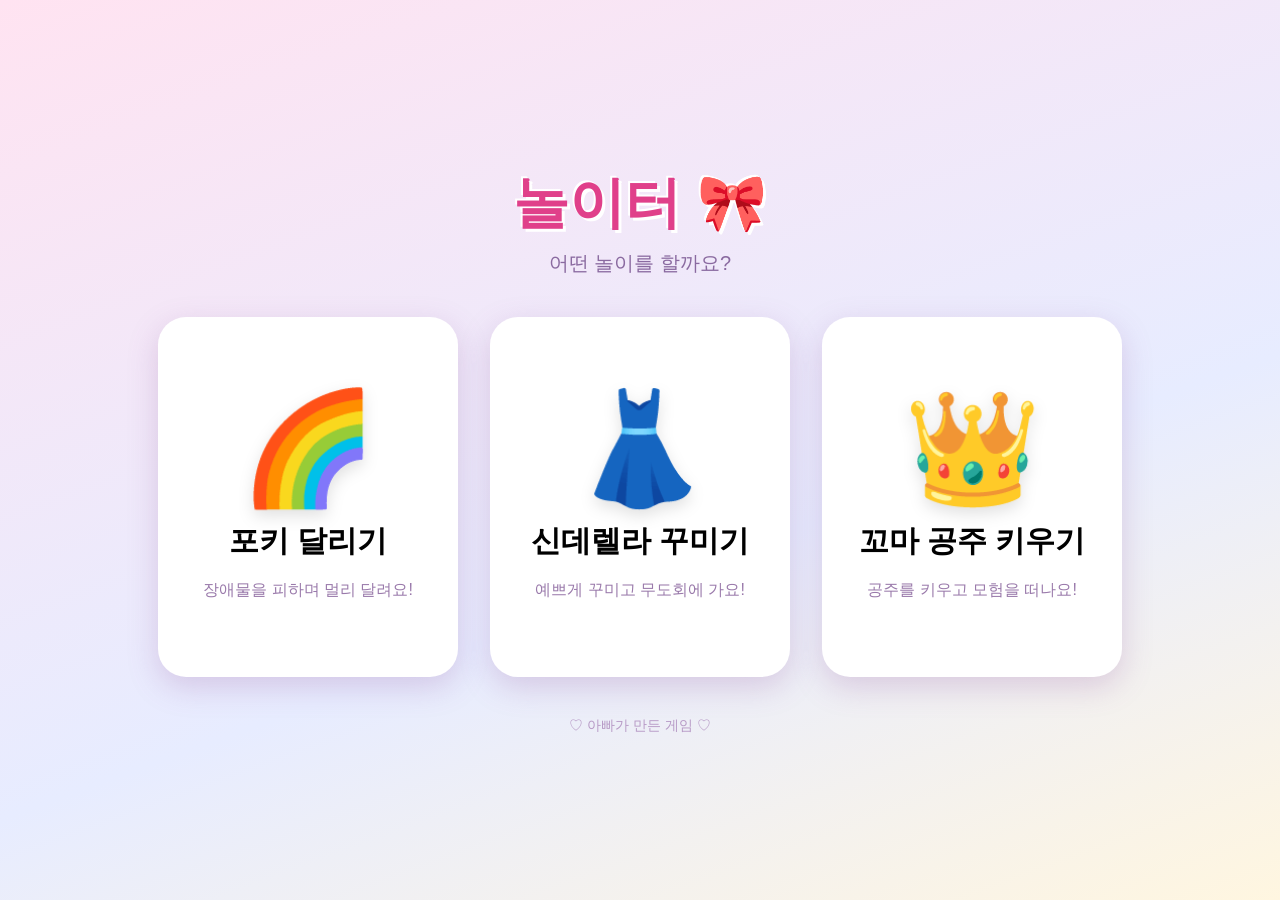
<file: index.html>
<!DOCTYPE html>
<html lang="ko">
<head>
  <meta charset="UTF-8">
  <meta name="viewport" content="width=device-width, initial-scale=1">
  <title>놀이터 🎀</title>
  <style>
    * { box-sizing: border-box; }
    html, body { margin: 0; height: 100%; }
    body {
      font-family: 'Segoe UI', sans-serif;
      background: linear-gradient(160deg, #ffe3f1 0%, #e7ecff 60%, #fff6e0 100%);
      display: flex; flex-direction: column; align-items: center; justify-content: center;
      min-height: 100vh; padding: 24px;
    }
    h1 {
      font-size: 56px; margin: 0 0 8px; color: #e0408a;
      text-shadow: 3px 3px 0 #fff, -2px -2px 0 #fff;
    }
    .subtitle { color: #8a6aa0; font-size: 20px; margin: 0 0 40px; }
    .games { display: flex; gap: 32px; flex-wrap: wrap; justify-content: center; }
    .game-card {
      width: 300px; height: 360px; border-radius: 28px;
      background: #fff; text-decoration: none; color: inherit;
      box-shadow: 0 10px 30px rgba(150, 90, 160, 0.25);
      display: flex; flex-direction: column; align-items: center; justify-content: center;
      gap: 18px; transition: transform .15s ease, box-shadow .15s ease;
      border: 4px solid transparent;
    }
    .game-card:hover {
      transform: translateY(-8px) scale(1.03);
      box-shadow: 0 18px 40px rgba(150, 90, 160, 0.35);
    }
    .game-card.runner:hover { border-color: #7fd4ff; }
    .game-card.cinderella:hover { border-color: #f4a9c8; }
    .game-card.princess:hover { border-color: #ffc94d; }
    .emoji { font-size: 110px; line-height: 1; filter: drop-shadow(0 6px 8px rgba(0,0,0,.12)); }
    .game-title { font-size: 30px; font-weight: bold; }
    .game-desc { font-size: 16px; color: #9a7aab; padding: 0 20px; text-align: center; }
    footer { margin-top: 40px; color: #b79ac6; font-size: 14px; }
  </style>
</head>
<body>
  <h1>놀이터 🎀</h1>
  <p class="subtitle">어떤 놀이를 할까요?</p>
  <div class="games">
    <a class="game-card runner" href="games/runner/index.html">
      <div class="emoji">🌈</div>
      <div class="game-title">포키 달리기</div>
      <div class="game-desc">장애물을 피하며 멀리 달려요!</div>
    </a>
    <a class="game-card cinderella" href="games/cinderella/index.html">
      <div class="emoji">👗</div>
      <div class="game-title">신데렐라 꾸미기</div>
      <div class="game-desc">예쁘게 꾸미고 무도회에 가요!</div>
    </a>
    <a class="game-card princess" href="games/princess/index.html">
      <div class="emoji">👑</div>
      <div class="game-title">꼬마 공주 키우기</div>
      <div class="game-desc">공주를 키우고 모험을 떠나요!</div>
    </a>
  </div>
  <footer>♡ 아빠가 만든 게임 ♡</footer>
</body>
</html>
</file>
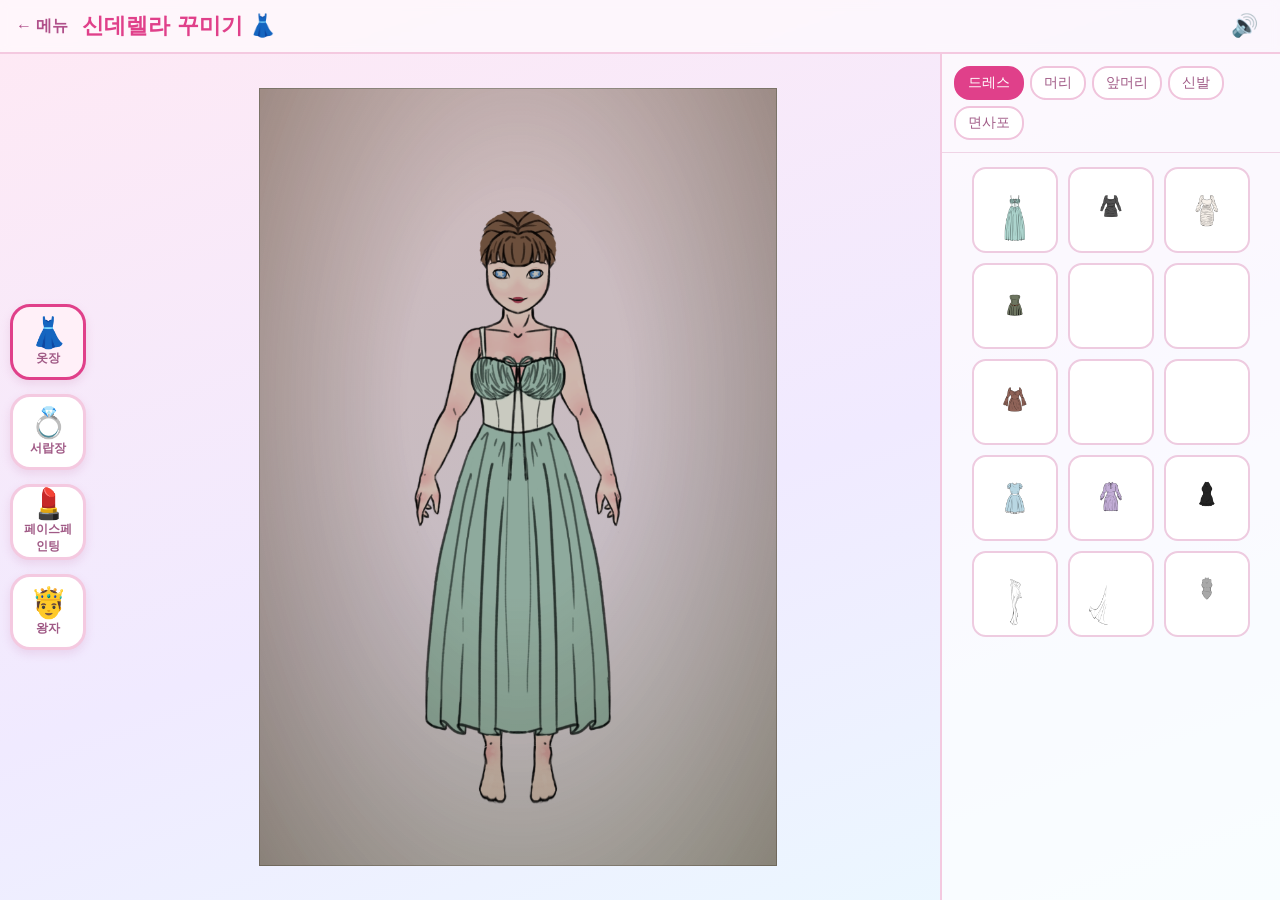
<file: games/cinderella/index.html>
<!DOCTYPE html>
<html lang="ko">
<head>
  <meta charset="UTF-8">
  <meta name="viewport" content="width=device-width, initial-scale=1">
  <title>신데렐라 꾸미기 👗</title>
  <style>
    * { box-sizing: border-box; }
    html, body { margin: 0; height: 100%; overflow: hidden; }
    body {
      font-family: 'Segoe UI', sans-serif;
      background: linear-gradient(160deg, #ffe9f4 0%, #f0eaff 55%, #eafaff 100%);
      display: flex; flex-direction: column;
    }

    /* 상단 바 */
    #topbar {
      height: 54px; flex: 0 0 auto; display: flex; align-items: center; gap: 14px;
      padding: 0 16px; background: rgba(255,255,255,0.6); backdrop-filter: blur(4px);
      border-bottom: 2px solid #f4c9e0;
    }
    #topbar .home { text-decoration: none; color: #b0508a; font-weight: bold; font-size: 16px; }
    #topbar h1 { font-size: 22px; margin: 0; color: #e0408a; }
    #topbar .spacer { flex: 1; }
    #mute { font-size: 22px; background: none; border: none; cursor: pointer; }

    /* 본문: 좌 버튼 / 중앙 인형 / 우 패널 */
    #main { flex: 1; display: flex; min-height: 0; }

    #buttons {
      flex: 0 0 96px; display: flex; flex-direction: column; gap: 14px;
      padding: 18px 10px; align-items: center; justify-content: center;
    }
    .mainbtn {
      width: 76px; height: 76px; border-radius: 20px; border: 3px solid #f4c9e0;
      background: #fff; cursor: pointer; display: flex; flex-direction: column;
      align-items: center; justify-content: center; gap: 2px;
      box-shadow: 0 4px 10px rgba(200,120,170,0.2); transition: transform .12s, border-color .12s;
    }
    .mainbtn:hover { transform: translateY(-3px); }
    .mainbtn.active { border-color: #e0408a; background: #fff0f8; }
    .mainbtn .ic { font-size: 30px; line-height: 1; }
    .mainbtn .lb { font-size: 12px; color: #a05a86; font-weight: bold; }

    /* 인형 무대 */
    #stage-wrap {
      flex: 1; display: flex; align-items: center; justify-content: center; min-width: 0;
      position: relative;
    }
    #doll-box {
      position: relative; height: 92%; aspect-ratio: 2 / 3;
    }
    #doll {
      position: absolute; inset: 0;
    }
    #doll .layer {
      position: absolute; inset: 0; width: 100%; height: 100%;
      object-fit: contain; pointer-events: none;
    }
    #dust {
      position: absolute; inset: 0; pointer-events: none;
      background: radial-gradient(ellipse at 50% 40%, rgba(90,70,40,0.0) 30%, rgba(70,55,30,0.45) 100%),
                 rgba(120,100,70,0.32);
      mix-blend-mode: multiply; transition: opacity 1.2s ease; opacity: 1;
    }
    #dust.gone { opacity: 0; }

    /* 우측 패널 */
    #panel {
      flex: 0 0 340px; display: flex; flex-direction: column; min-height: 0;
      background: rgba(255,255,255,0.7); border-left: 2px solid #f4c9e0;
    }
    #tabs {
      flex: 0 0 auto; display: flex; flex-wrap: wrap; gap: 6px; padding: 12px;
      border-bottom: 1px solid #f0d4e6;
    }
    .tab {
      padding: 6px 12px; border-radius: 16px; border: 2px solid #f0c4dc;
      background: #fff; cursor: pointer; font-size: 14px; color: #a05a86;
    }
    .tab.active { background: #e0408a; color: #fff; border-color: #e0408a; }

    #grid {
      flex: 1; overflow-y: auto; padding: 14px;
      display: grid; grid-template-columns: repeat(auto-fill, 86px);
      gap: 10px; justify-content: center; align-content: start;
    }
    .cell {
      width: 86px; height: 86px; border-radius: 14px; border: 2px solid #eecbe0;
      background: #fff; cursor: pointer; padding: 0; overflow: hidden; position: relative;
    }
    .cell:hover { border-color: #f48fc0; }
    .cell.selected { border-color: #e0408a; box-shadow: 0 0 0 3px rgba(224,64,138,0.25); }
    .cell .view { position: absolute; inset: 0; overflow: hidden; }
    .cell .view img, .cell .view svg { position: absolute; }
    .cell.none { display: flex; align-items: center; justify-content: center; color: #c090b0; font-size: 13px; background: repeating-linear-gradient(45deg,#fff,#fff 6px,#fbeef6 6px,#fbeef6 12px); }

    /* 토스트 */
    #toast {
      position: absolute; bottom: 24px; left: 50%; transform: translateX(-50%) translateY(20px);
      background: #e0408a; color: #fff; padding: 12px 22px; border-radius: 24px;
      font-size: 16px; font-weight: bold; opacity: 0; pointer-events: none;
      transition: opacity .3s, transform .3s; z-index: 50; box-shadow: 0 6px 18px rgba(224,64,138,0.4);
    }
    #toast.show { opacity: 1; transform: translateX(-50%) translateY(0); }

    /* ===== 엔딩 ===== */
    #ending { position: fixed; inset: 0; z-index: 100; overflow: hidden; }
    #ending .ball-bg { position: absolute; inset: 0; }
    #ending .ball-svg { width: 100%; height: 100%; }
    #ending .couple {
      position: absolute; inset: 0; display: flex; align-items: flex-end; justify-content: center;
      gap: 0; padding-bottom: 4vh;
    }
    #ending .prince { height: 72vh; transform-origin: bottom center; margin-right: -2vw; }
    #ending .prince svg { height: 100%; width: auto; display: block; }
    #ending .bride { height: 72vh; transform-origin: bottom center; margin-left: -2vw; }
    #ending .doll-clone { position: relative; height: 100%; aspect-ratio: 2 / 3; }
    #ending .doll-clone .layer { position: absolute; inset: 0; width: 100%; height: 100%; object-fit: contain; }
    .sway-a { animation: swayA 3.2s ease-in-out infinite; }
    .sway-b { animation: swayB 3.2s ease-in-out infinite; }
    @keyframes swayA { 0%,100% { transform: rotate(-4deg); } 50% { transform: rotate(4deg) translateY(-10px); } }
    @keyframes swayB { 0%,100% { transform: rotate(4deg); } 50% { transform: rotate(-4deg) translateY(-10px); } }

    #ending .ending-title {
      position: absolute; top: 6%; left: 0; right: 0; text-align: center;
      font-size: 52px; font-weight: bold; color: #fff;
      text-shadow: 0 0 12px #ff9ed1, 2px 2px 0 #c0367f;
    }
    #ending .ending-sub {
      position: absolute; top: 16%; left: 0; right: 0; text-align: center;
      font-size: 22px; color: #ffe3f3; text-shadow: 1px 1px 3px #80305f;
    }
    #ending .ending-back {
      position: absolute; bottom: 5%; left: 50%; transform: translateX(-50%);
      padding: 14px 30px; font-size: 20px; font-weight: bold; color: #fff;
      background: #e0408a; border: 3px solid #fff; border-radius: 30px; cursor: pointer;
      box-shadow: 0 6px 18px rgba(0,0,0,0.3);
    }
    #ending .ending-back:hover { background: #f25aa0; }
    #ending .petals { position: absolute; inset: 0; pointer-events: none; overflow: hidden; }
    #ending .petal { position: absolute; top: -6%; animation: fall linear infinite; }
    @keyframes fall {
      0% { transform: translateY(-10vh) rotate(0deg); opacity: 0; }
      10% { opacity: 1; }
      100% { transform: translateY(110vh) rotate(360deg); opacity: 0.9; }
    }

    @media (max-width: 720px) {
      #panel { flex-basis: 250px; }
      #buttons { flex-basis: 74px; }
      .mainbtn { width: 60px; height: 60px; }
    }
  </style>
</head>
<body>
  <div id="topbar">
    <a class="home" href="../../index.html">← 메뉴</a>
    <h1>신데렐라 꾸미기 👗</h1>
    <span class="spacer"></span>
    <button id="mute" title="소리 켜기/끄기">🔊</button>
  </div>

  <div id="main">
    <div id="buttons"></div>
    <div id="stage-wrap">
      <div id="doll-box">
        <div id="doll"></div>
        <div id="dust"></div>
      </div>
      <div id="toast"></div>
    </div>
    <div id="panel">
      <div id="tabs"></div>
      <div id="grid"></div>
    </div>
  </div>

  <script type="module" src="./src/main.js"></script>
</body>
</html>
</file>
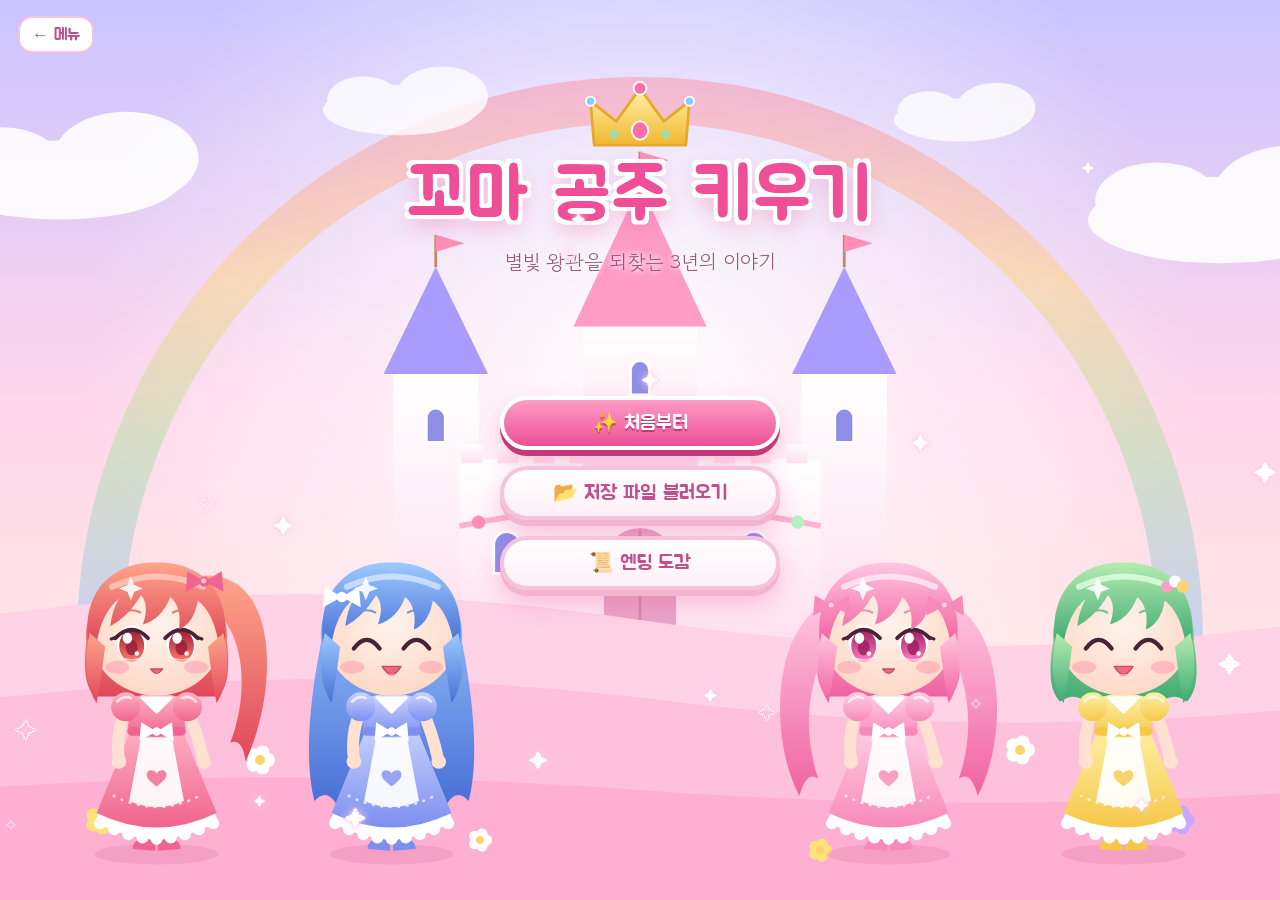
<file: games/princess/index.html>
<!DOCTYPE html>
<html lang="ko">
<head>
  <meta charset="UTF-8">
  <meta name="viewport" content="width=device-width, initial-scale=1, viewport-fit=cover">
  <meta name="apple-mobile-web-app-capable" content="yes">
  <meta name="mobile-web-app-capable" content="yes">
  <meta name="theme-color" content="#ffd6ea">
  <title>꼬마 공주 키우기 👑</title>
  <link rel="preconnect" href="https://fonts.googleapis.com">
  <link rel="preconnect" href="https://fonts.gstatic.com" crossorigin>
  <link href="https://fonts.googleapis.com/css2?family=Jua&family=Gowun+Dodum&display=swap" rel="stylesheet">
  <link rel="stylesheet" href="./style.css">
</head>
<body>
  <div id="app">
    <div id="screen"></div>
    <div id="overlay"></div>
    <div id="toast"></div>
    <div id="rotate"><span class="ph">📱</span>태블릿을 가로로 돌려주세요!<small>꼬마 공주 키우기는 가로 화면에서 할 수 있어요 ♡</small></div>
  </div>
  <script type="module" src="./src/main.js"></script>
</body>
</html>
</file>
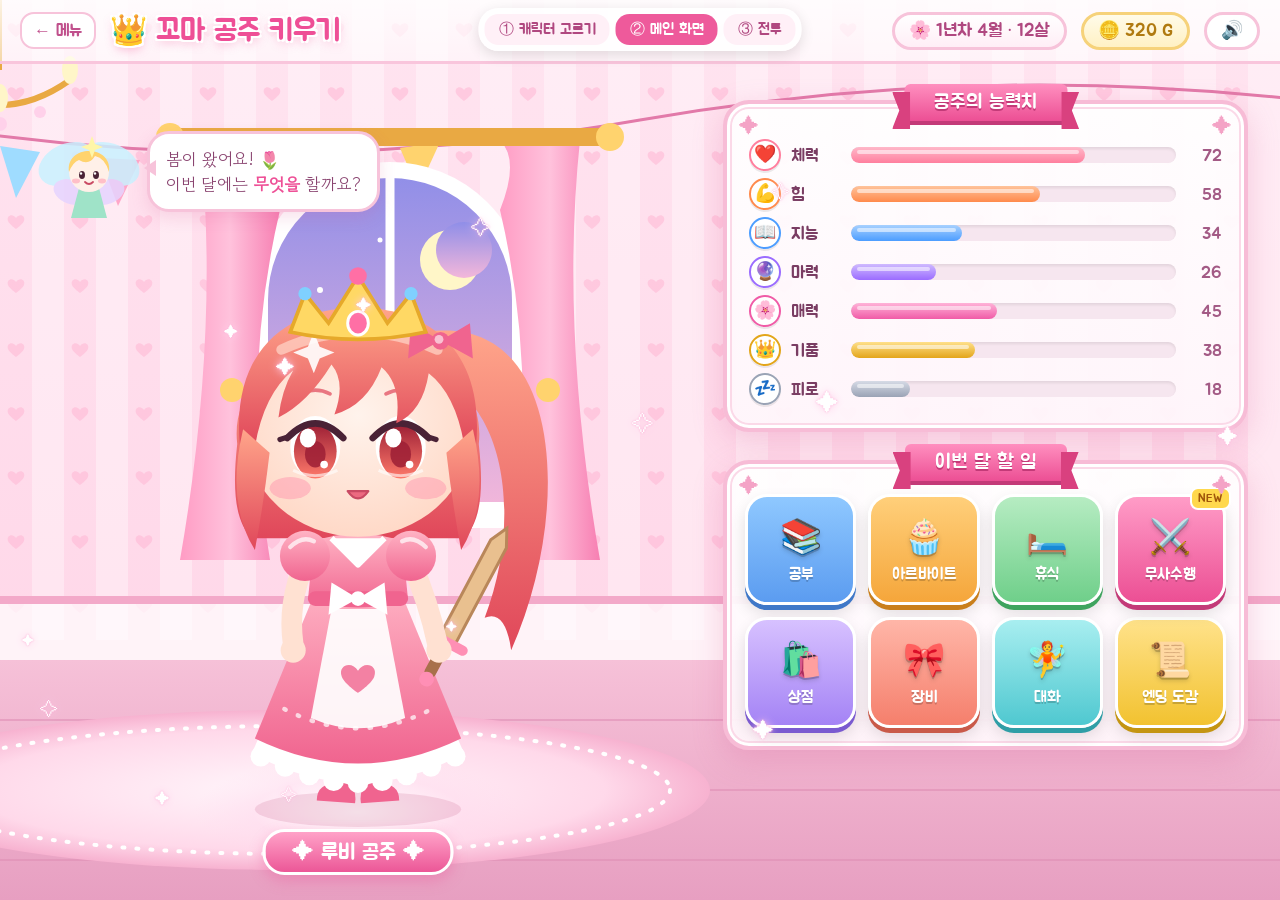
<file: docs/superpowers/mockups/princess-mockup.html>
<!DOCTYPE html>
<html lang="ko">
<head>
<meta charset="UTF-8">
<meta name="viewport" content="width=device-width, initial-scale=1">
<title>꼬마 공주 키우기 - 시안</title>
<link rel="preconnect" href="https://fonts.googleapis.com">
<link href="https://fonts.googleapis.com/css2?family=Jua&family=Gowun+Dodum&display=swap" rel="stylesheet">
<style>
  * { box-sizing: border-box; }
  html, body { margin: 0; height: 100%; overflow: hidden; }
  body { font-family: 'Gowun Dodum', 'Segoe UI', sans-serif; color: #7a3d63; background: #fde6f1; }
  .jua { font-family: 'Jua', sans-serif; }

  /* 시안 전환 탭 */
  #mock-tabs { position: fixed; top: 8px; left: 50%; transform: translateX(-50%); z-index: 999; display: flex; gap: 6px;
    background: rgba(255,255,255,.85); padding: 6px; border-radius: 20px; box-shadow: 0 4px 14px rgba(0,0,0,.12); }
  #mock-tabs button { font-family: 'Jua'; font-size: 15px; border: 0; padding: 6px 14px; border-radius: 14px; background: #fff0f7; color: #b04880; cursor: pointer; }
  #mock-tabs button.on { background: #ee5a9b; color: #fff; }

  .screen { position: absolute; inset: 0; display: none; }
  .screen.on { display: block; }
  .bg { position: absolute; inset: 0; width: 100%; height: 100%; }

  /* ---------- 공통 꾸밈 ---------- */
  .frame {
    background: linear-gradient(180deg, rgba(255,255,255,.94), rgba(255,246,251,.94));
    border: 4px solid #f7bcd6; border-radius: 26px; position: relative;
    box-shadow: 0 10px 30px rgba(214, 95, 150, .25), inset 0 0 0 3px #fff, inset 0 0 0 5px #fbd9e8;
  }
  .frame::before, .frame::after {
    content: '✦'; position: absolute; color: #f4a3c6; font-size: 20px; top: 6px;
  }
  .frame::before { left: 12px; } .frame::after { right: 12px; }
  .ribbon {
    position: absolute; top: -20px; left: 50%; transform: translateX(-50%);
    background: linear-gradient(180deg, #ff8fbf, #ec4f94); color: #fff; font-family: 'Jua'; font-size: 20px;
    padding: 6px 30px; border-radius: 6px; white-space: nowrap; text-shadow: 0 2px 0 #c33a78;
    box-shadow: 0 4px 0 #c33a78;
  }
  .ribbon::before, .ribbon::after {
    content: ''; position: absolute; top: 8px; width: 18px; height: 100%; background: #d9417f; z-index: -1;
  }
  .ribbon::before { left: -12px; clip-path: polygon(0 0, 100% 0, 100% 100%, 0 100%, 40% 50%); }
  .ribbon::after { right: -12px; clip-path: polygon(0 0, 100% 0, 60% 50%, 100% 100%, 0 100%); }

  .sparkle { position: absolute; color: #fff; pointer-events: none; text-shadow: 0 0 8px #ffd1ea, 0 0 2px #ff9fcf;
    animation: twinkle 2.4s ease-in-out infinite; }
  @keyframes twinkle { 0%,100% { opacity: .15; transform: scale(.6) rotate(0); } 50% { opacity: 1; transform: scale(1.15) rotate(30deg); } }

  .float { animation: float 3.4s ease-in-out infinite; }
  @keyframes float { 0%,100% { transform: translateY(0); } 50% { transform: translateY(-8px); } }
  .breathe { animation: breathe 3s ease-in-out infinite; transform-origin: 50% 100%; }
  @keyframes breathe { 0%,100% { transform: scale(1,1); } 50% { transform: scale(1.012, .99); } }
  .blink { animation: blink 4.5s infinite; transform-box: fill-box; transform-origin: center; }
  @keyframes blink { 0%, 94%, 100% { transform: scaleY(1); } 96% { transform: scaleY(.08); } }

  /* ---------- 상단 바 ---------- */
  .topbar { position: absolute; top: 0; left: 0; right: 0; height: 64px; display: flex; align-items: center; gap: 14px; padding: 0 20px; z-index: 5;
    background: linear-gradient(180deg, rgba(255,255,255,.85), rgba(255,255,255,.55)); border-bottom: 3px solid #f9c5dc; }
  .home { font-family: 'Jua'; color: #c0508c; text-decoration: none; font-size: 17px; background: #fff; padding: 6px 12px; border-radius: 14px; border: 2px solid #f7c3da; }
  .logo { font-family: 'Jua'; font-size: 30px; color: #ee4f96; text-shadow: 2px 2px 0 #fff, -2px -2px 0 #fff, 2px -2px 0 #fff, -2px 2px 0 #fff, 0 4px 10px rgba(238,79,150,.35); }
  .spacer { flex: 1; }
  .chip { font-family: 'Jua'; font-size: 18px; background: #fff; border: 3px solid #f7c3da; border-radius: 20px; padding: 4px 14px; display: flex; align-items: center; gap: 6px; color: #b04880; }
  .chip.gold { border-color: #f6d27a; color: #b07a10; background: linear-gradient(180deg,#fffbe9,#fff1c4); }
  .chip.cal { background: linear-gradient(180deg,#fff,#ffeef6); }

  /* ---------- 메인 화면 ---------- */
  .stage { position: absolute; left: 0; top: 64px; bottom: 0; width: 56%; }
  .stage .avatar-wrap { position: absolute; left: 50%; bottom: 7%; height: 74%; transform: translateX(-50%); aspect-ratio: 300/420; }
  .stage .avatar-wrap svg { width: 100%; height: 100%; overflow: visible; }
  .stage .glow { position: absolute; left: 50%; bottom: 4%; width: 46%; aspect-ratio: 3/1; transform: translateX(-50%);
    background: radial-gradient(ellipse, rgba(255,255,255,.9), rgba(255,220,238,.5) 45%, transparent 70%); }
  .nameplate { position: absolute; left: 50%; bottom: 3%; transform: translateX(-50%); font-family: 'Jua'; font-size: 22px; color: #fff;
    background: linear-gradient(180deg,#ffa2c8,#ec5797); padding: 6px 26px; border-radius: 22px; border: 3px solid #fff;
    box-shadow: 0 6px 14px rgba(236,87,151,.35); white-space: nowrap; }
  .fairy { position: absolute; left: 4%; top: 6%; width: 120px; }
  .bubble { position: absolute; left: calc(4% + 118px); top: 8%; max-width: 260px; background: #fff; border: 3px solid #f7c3da; border-radius: 22px;
    padding: 12px 16px; font-size: 17px; line-height: 1.5; color: #8a4470; box-shadow: 0 6px 16px rgba(214,95,150,.18); }
  .bubble::before { content: ''; position: absolute; left: -14px; top: 26px; border: 8px solid transparent; border-right: 12px solid #f7c3da; }
  .bubble b { color: #ee4f96; }

  .side { position: absolute; right: 2.5%; top: calc(64px + 4%); bottom: 4%; width: 41%; display: flex; flex-direction: column; gap: 28px; }
  .stats { padding: 28px 22px 16px; }
  .stat { display: grid; grid-template-columns: 34px 52px 1fr 38px; align-items: center; gap: 8px; margin: 7px 0; font-family: 'Jua'; font-size: 17px; }
  .stat .ic { width: 32px; height: 32px; border-radius: 50%; display: grid; place-items: center; font-size: 18px; background: #fff; box-shadow: 0 2px 0 rgba(0,0,0,.08), inset 0 0 0 2px var(--c); }
  .bar { height: 16px; border-radius: 10px; background: #f6e6ef; box-shadow: inset 0 2px 3px rgba(0,0,0,.08); overflow: hidden; }
  .bar > i { display: block; height: 100%; border-radius: 10px; background: linear-gradient(180deg, var(--c2), var(--c)); position: relative; }
  .bar > i::after { content: ''; position: absolute; left: 6px; right: 6px; top: 3px; height: 4px; border-radius: 4px; background: rgba(255,255,255,.55); }
  .stat .num { text-align: right; color: #a35a85; }

  .menu { padding: 30px 18px 18px; display: grid; grid-template-columns: repeat(4, 1fr); gap: 12px; }
  .mbtn { aspect-ratio: 1; border-radius: 22px; border: 3px solid #fff; cursor: pointer; display: flex; flex-direction: column; align-items: center; justify-content: center; gap: 4px;
    font-family: 'Jua'; font-size: 16px; color: #fff; text-shadow: 0 2px 0 rgba(0,0,0,.18);
    background: linear-gradient(180deg, var(--a), var(--b)); box-shadow: 0 5px 0 var(--s), 0 8px 16px rgba(0,0,0,.12); transition: transform .12s; }
  .mbtn:hover { transform: translateY(-4px) scale(1.04); }
  .mbtn .e { font-size: 34px; filter: drop-shadow(0 3px 2px rgba(0,0,0,.15)); }
  .mbtn.hero { position: relative; }
  .mbtn.hero::after { content: 'NEW'; position: absolute; top: -10px; right: -8px; font-size: 12px; background: #ffd84d; color: #a0560b; text-shadow: none; padding: 2px 6px; border-radius: 8px; border: 2px solid #fff; }

  /* ---------- 캐릭터 고르기 ---------- */
  .select-title { position: absolute; top: 9%; left: 0; right: 0; text-align: center; font-family: 'Jua'; font-size: 46px; color: #ee4f96;
    text-shadow: 3px 3px 0 #fff, -3px -3px 0 #fff, 3px -3px 0 #fff, -3px 3px 0 #fff, 0 6px 14px rgba(238,79,150,.35); }
  .select-sub { position: absolute; top: calc(9% + 62px); left: 0; right: 0; text-align: center; font-size: 19px; color: #9a5480; }
  .cards { position: absolute; left: 50%; top: 27%; transform: translateX(-50%); display: flex; gap: 22px; }
  .card { width: 220px; height: 400px; border-radius: 28px; padding: 14px; position: relative; cursor: pointer; transition: transform .15s;
    background: linear-gradient(180deg, #fff 0%, var(--t) 100%); border: 4px solid #fff; box-shadow: 0 0 0 3px var(--k), 0 14px 30px rgba(150,70,120,.25); }
  .card:hover { transform: translateY(-10px) rotate(-1deg); }
  .card.picked { box-shadow: 0 0 0 5px #ffd84d, 0 0 30px 6px rgba(255,216,77,.7), 0 14px 30px rgba(150,70,120,.25); transform: translateY(-14px) scale(1.04); }
  .card svg { width: 100%; height: 250px; overflow: visible; }
  .card .nm { text-align: center; font-family: 'Jua'; font-size: 26px; color: var(--k2); margin-top: 2px; }
  .card .tr { text-align: center; font-size: 15px; color: #8a5a78; margin-top: 2px; }
  .card .tag { display: flex; justify-content: center; gap: 6px; margin-top: 10px; }
  .card .tag span { font-family: 'Jua'; font-size: 14px; padding: 3px 10px; border-radius: 12px; background: #fff; color: var(--k2); border: 2px solid var(--k); }
  .card .gem { position: absolute; top: -16px; left: 50%; transform: translateX(-50%); width: 34px; height: 34px; border-radius: 50%; background: radial-gradient(circle at 35% 30%, #fff, var(--k) 45%, var(--k2)); border: 3px solid #fff; box-shadow: 0 3px 8px rgba(0,0,0,.2); }
  .startbtn { position: absolute; left: 50%; bottom: 6%; transform: translateX(-50%); font-family: 'Jua'; font-size: 26px; color: #fff; border: 4px solid #fff; border-radius: 34px; padding: 12px 46px;
    background: linear-gradient(180deg,#ff9cc7,#ec4f94); box-shadow: 0 6px 0 #c33a78, 0 12px 24px rgba(236,79,148,.4); cursor: pointer; text-shadow: 0 2px 0 #c33a78; }

  /* ---------- 전투 ---------- */
  .bt-hp { position: absolute; top: calc(64px + 4%); width: 300px; padding: 14px 18px; }
  .bt-hp.me { left: 4%; } .bt-hp.en { right: 4%; }
  .bt-hp .nm { font-family: 'Jua'; font-size: 22px; display: flex; justify-content: space-between; }
  .bt-hp .lv { font-size: 15px; color: #b77; }
  .hpbar { height: 18px; border-radius: 10px; background: #f3e0e8; margin-top: 8px; overflow: hidden; box-shadow: inset 0 2px 3px rgba(0,0,0,.1); }
  .hpbar i { display: block; height: 100%; background: linear-gradient(180deg,#8ff0a8,#35c46a); position: relative; border-radius: 10px; }
  .hpbar.mp i { background: linear-gradient(180deg,#b9b3ff,#7a6cf0); }
  .hpbar i::after { content: ''; position: absolute; left: 6px; right: 6px; top: 3px; height: 4px; background: rgba(255,255,255,.55); border-radius: 4px; }
  .bt-hp .sm { font-size: 14px; text-align: right; color: #8a6a7a; margin-top: 2px; }
  .hero-b { position: absolute; left: 14%; bottom: 25%; height: 46%; aspect-ratio: 300/420; }
  .hero-b svg, .enemy svg { width: 100%; height: 100%; overflow: visible; }
  .enemy { position: absolute; right: 16%; bottom: 29%; height: 30%; aspect-ratio: 1; }
  .squish { animation: squish 1.1s ease-in-out infinite; transform-origin: 50% 100%; }
  @keyframes squish { 0%,100% { transform: scale(1,1); } 50% { transform: scale(1.08,.9); } }
  .dmg { position: absolute; right: 22%; bottom: 58%; font-family: 'Jua'; font-size: 44px; color: #fff; text-shadow: 0 0 0 #000, 3px 3px 0 #ff5a8a, -2px -2px 0 #ff5a8a, 2px -2px 0 #ff5a8a, -2px 2px 0 #ff5a8a;
    animation: pop 1.6s ease-out infinite; }
  @keyframes pop { 0% { transform: translateY(10px) scale(.5); opacity: 0; } 20% { transform: translateY(-10px) scale(1.2); opacity: 1; } 70% { opacity: 1; } 100% { transform: translateY(-40px); opacity: 0; } }
  .bt-bottom { position: absolute; left: 4%; right: 4%; bottom: 3%; display: grid; grid-template-columns: 1fr 460px; gap: 18px; height: 19%; }
  .msg { padding: 18px 26px; font-size: 21px; line-height: 1.6; display: flex; align-items: center; }
  .msg b { color: #ee4f96; font-family: 'Jua'; font-weight: normal; }
  .cmds { display: grid; grid-template-columns: repeat(4, 1fr); gap: 10px; }
  .cmds .mbtn { aspect-ratio: auto; font-size: 19px; }
</style>
</head>
<body>

<div id="mock-tabs">
  <button data-s="select">① 캐릭터 고르기</button>
  <button data-s="main" class="on">② 메인 화면</button>
  <button data-s="battle">③ 전투</button>
</div>

<!-- ================= 캐릭터 고르기 ================= -->
<section class="screen" id="select">
  <svg class="bg" viewBox="0 0 1600 900" preserveAspectRatio="xMidYMid slice">
    <defs>
      <linearGradient id="sky1" x1="0" y1="0" x2="0" y2="1"><stop offset="0" stop-color="#ffd6ea"/><stop offset=".55" stop-color="#ffeef6"/><stop offset="1" stop-color="#fff7e6"/></linearGradient>
      <radialGradient id="sun1" cx=".5" cy=".5" r=".5"><stop offset="0" stop-color="#fff" stop-opacity=".95"/><stop offset="1" stop-color="#fff" stop-opacity="0"/></radialGradient>
    </defs>
    <rect width="1600" height="900" fill="url(#sky1)"/>
    <circle cx="800" cy="420" r="520" fill="url(#sun1)"/>
    <g fill="#fff" opacity=".9">
      <ellipse cx="200" cy="170" rx="110" ry="38"/><ellipse cx="270" cy="150" rx="70" ry="44"/><ellipse cx="150" cy="150" rx="50" ry="34"/>
      <ellipse cx="1380" cy="210" rx="120" ry="40"/><ellipse cx="1450" cy="185" rx="70" ry="44"/><ellipse cx="1320" cy="190" rx="54" ry="34"/>
    </g>
    <!-- 성 실루엣 -->
    <g fill="#f8c8de" opacity=".75">
      <rect x="640" y="520" width="320" height="240"/><rect x="600" y="440" width="70" height="320"/><rect x="930" y="440" width="70" height="320"/>
      <polygon points="600,440 635,360 670,440"/><polygon points="930,440 965,360 1000,440"/>
      <rect x="760" y="420" width="80" height="120"/><polygon points="750,420 800,320 850,420"/>
    </g>
    <path d="M0 760 Q 400 690 800 740 T 1600 720 L1600 900 L0 900 Z" fill="#ffd2e6"/>
    <path d="M0 810 Q 400 760 800 800 T 1600 790 L1600 900 L0 900 Z" fill="#ffc0dc"/>
  </svg>
  <div class="select-title">누구를 키워볼까요?</div>
  <div class="select-sub">공주님을 한 명 골라 이름을 지어주세요 ♡</div>
  <div class="cards" id="cards"></div>
  <button class="startbtn">이 공주님으로 시작! ✨</button>
</section>

<!-- ================= 메인 화면 ================= -->
<section class="screen on" id="main">
  <svg class="bg" viewBox="0 0 1600 900" preserveAspectRatio="xMidYMid slice">
    <defs>
      <linearGradient id="wall" x1="0" y1="0" x2="0" y2="1"><stop offset="0" stop-color="#ffe4f0"/><stop offset="1" stop-color="#ffd3e6"/></linearGradient>
      <pattern id="stripe" width="64" height="64" patternUnits="userSpaceOnUse">
        <rect width="32" height="64" fill="#fff" opacity=".35"/>
        <path d="M48 26 c-3 -5 -10 -3 -8 3 c1 3 8 8 8 8 s7 -5 8 -8 c2 -6 -5 -8 -8 -3z" fill="#ffb6d3" opacity=".55"/>
      </pattern>
      <linearGradient id="floor" x1="0" y1="0" x2="0" y2="1"><stop offset="0" stop-color="#f6c1d8"/><stop offset="1" stop-color="#e79fc1"/></linearGradient>
      <linearGradient id="night" x1="0" y1="0" x2="0" y2="1"><stop offset="0" stop-color="#8f8ee8"/><stop offset="1" stop-color="#f3b7da"/></linearGradient>
      <linearGradient id="curtain" x1="0" y1="0" x2="1" y2="0"><stop offset="0" stop-color="#ff9cc4"/><stop offset=".5" stop-color="#ffc2dc"/><stop offset="1" stop-color="#f77fb2"/></linearGradient>
      <radialGradient id="rug" cx=".5" cy=".5" r=".5"><stop offset="0" stop-color="#fff6fb"/><stop offset=".75" stop-color="#ffd9ea"/><stop offset="1" stop-color="#f7b2d0"/></radialGradient>
    </defs>
    <rect width="1600" height="900" fill="url(#wall)"/>
    <rect width="1600" height="640" fill="url(#stripe)"/>
    <!-- 깃발 가랜드 -->
    <path d="M0 110 Q 400 190 800 120 T 1600 120" stroke="#e27aa9" stroke-width="3" fill="none"/>
    <g>
      <polygon points="60,128 100,136 76,182" fill="#ffd36e"/><polygon points="160,146 200,152 176,198" fill="#9fdcff"/>
      <polygon points="260,158 300,160 278,206" fill="#ffa7c9"/><polygon points="360,162 400,160 378,208" fill="#b8f0c2"/>
      <polygon points="460,158 500,154 478,202" fill="#d8b8ff"/><polygon points="560,148 600,142 578,190" fill="#ffd36e"/>
      <polygon points="660,134 700,128 678,176" fill="#9fdcff"/>
    </g>
    <!-- 창문 -->
    <g transform="translate(420 170)">
      <path d="M0 340 L0 130 A 130 130 0 0 1 260 130 L260 340 Z" fill="url(#night)"/>
      <circle cx="190" cy="90" r="30" fill="#fff6c8"/><circle cx="204" cy="80" r="28" fill="url(#night)"/>
      <g fill="#fff"><circle cx="60" cy="120" r="3"/><circle cx="120" cy="70" r="2.5"/><circle cx="90" cy="200" r="2"/><circle cx="210" cy="190" r="3"/><circle cx="160" cy="250" r="2"/><circle cx="40" cy="260" r="2.5"/></g>
      <path d="M0 340 L0 130 A 130 130 0 0 1 260 130 L260 340 Z" fill="none" stroke="#fff" stroke-width="16"/>
      <path d="M130 0 L130 340 M0 200 L260 200" stroke="#fff" stroke-width="9"/>
      <rect x="-24" y="336" width="308" height="22" rx="8" fill="#fff"/>
      <!-- 화분 -->
      <path d="M40 336 L48 300 L92 300 L100 336 Z" fill="#f59ac0"/><circle cx="60" cy="286" r="16" fill="#ff7fa8"/><circle cx="82" cy="282" r="14" fill="#ffd36e"/><circle cx="70" cy="270" r="13" fill="#ffa7c9"/>
    </g>
    <!-- 커튼 -->
    <path d="M360 140 Q 380 330 340 560 L430 560 Q 400 380 440 210 Q 420 160 440 140 Z" fill="url(#curtain)"/>
    <path d="M740 140 Q 720 330 760 560 L670 560 Q 700 380 660 210 Q 680 160 660 140 Z" fill="url(#curtain)"/>
    <rect x="330" y="128" width="440" height="18" rx="9" fill="#e9a943"/>
    <circle cx="330" cy="137" r="14" fill="#ffd36e"/><circle cx="770" cy="137" r="14" fill="#ffd36e"/>
    <circle cx="392" cy="390" r="12" fill="#ffd36e"/><circle cx="708" cy="390" r="12" fill="#ffd36e"/>
    <!-- 벽 하단 판넬 -->
    <rect y="600" width="1600" height="60" fill="#fff" opacity=".7"/>
    <rect y="596" width="1600" height="8" fill="#f3a9c9"/>
    <!-- 바닥 -->
    <rect y="660" width="1600" height="240" fill="url(#floor)"/>
    <g stroke="#e090b6" stroke-width="2" opacity=".6"><path d="M0 720 H1600 M0 790 H1600 M0 860 H1600"/></g>
    <ellipse cx="450" cy="790" rx="420" ry="80" fill="url(#rug)"/>
    <ellipse cx="450" cy="790" rx="380" ry="64" fill="none" stroke="#fff" stroke-width="4" stroke-dasharray="2 12" stroke-linecap="round"/>
    <!-- 샹들리에 -->
    <g transform="translate(160 0)">
      <path d="M0 0 V70" stroke="#e9a943" stroke-width="4"/>
      <path d="M-70 80 Q 0 130 70 80" stroke="#e9a943" stroke-width="6" fill="none"/>
      <g fill="#fff6c8"><ellipse cx="-70" cy="70" rx="8" ry="14"/><ellipse cx="0" cy="98" rx="8" ry="14"/><ellipse cx="70" cy="70" rx="8" ry="14"/></g>
      <g fill="#ffd1ea"><circle cx="-40" cy="112" r="6"/><circle cx="0" cy="124" r="7"/><circle cx="40" cy="112" r="6"/></g>
    </g>
  </svg>

  <div class="topbar">
    <a class="home" href="#">← 메뉴</a>
    <span class="logo">👑 꼬마 공주 키우기</span>
    <span class="spacer"></span>
    <span class="chip cal">🌸 1년차 4월 · 12살</span>
    <span class="chip gold">🪙 320 G</span>
    <span class="chip">🔊</span>
  </div>

  <div class="stage">
    <div class="glow"></div>
    <div class="avatar-wrap breathe" id="main-avatar"></div>
    <div class="nameplate">✦ 루비 공주 ✦</div>
    <div class="fairy float" id="fairy"></div>
    <div class="bubble">봄이 왔어요! 🌷<br>이번 달에는 <b>무엇을</b> 할까요?</div>
  </div>

  <div class="side">
    <div class="frame stats">
      <div class="ribbon">공주의 능력치</div>
      <div class="stat" style="--c:#ff7f9e;--c2:#ffb8c9"><span class="ic">❤️</span>체력<div class="bar"><i style="width:72%"></i></div><span class="num">72</span></div>
      <div class="stat" style="--c:#ff8a4c;--c2:#ffc39b"><span class="ic">💪</span>힘<div class="bar"><i style="width:58%"></i></div><span class="num">58</span></div>
      <div class="stat" style="--c:#4c9dff;--c2:#a8d1ff"><span class="ic">📖</span>지능<div class="bar"><i style="width:34%"></i></div><span class="num">34</span></div>
      <div class="stat" style="--c:#9b6cff;--c2:#cfbaff"><span class="ic">🔮</span>마력<div class="bar"><i style="width:26%"></i></div><span class="num">26</span></div>
      <div class="stat" style="--c:#f05ba7;--c2:#ffb3d8"><span class="ic">🌸</span>매력<div class="bar"><i style="width:45%"></i></div><span class="num">45</span></div>
      <div class="stat" style="--c:#e3a51a;--c2:#ffe08a"><span class="ic">👑</span>기품<div class="bar"><i style="width:38%"></i></div><span class="num">38</span></div>
      <div class="stat" style="--c:#9aa3b5;--c2:#d6dbe6"><span class="ic">💤</span>피로<div class="bar"><i style="width:18%"></i></div><span class="num">18</span></div>
    </div>
    <div class="frame menu">
      <div class="ribbon">이번 달 할 일</div>
      <button class="mbtn" style="--a:#8fc8ff;--b:#5b9cf0;--s:#3f78c8"><span class="e">📚</span>공부</button>
      <button class="mbtn" style="--a:#ffcf7a;--b:#f5a63b;--s:#c97f1c"><span class="e">🧁</span>아르바이트</button>
      <button class="mbtn" style="--a:#b6ecc2;--b:#6fcf8a;--s:#3fa45f"><span class="e">🛏️</span>휴식</button>
      <button class="mbtn hero" style="--a:#ff9cc7;--b:#ec4f94;--s:#c33a78"><span class="e">⚔️</span>무사수행</button>
      <button class="mbtn" style="--a:#d7c1ff;--b:#a483f5;--s:#7a5ad0"><span class="e">🛍️</span>상점</button>
      <button class="mbtn" style="--a:#ffb6a8;--b:#f57f6c;--s:#c95a49"><span class="e">🎀</span>장비</button>
      <button class="mbtn" style="--a:#a8eef0;--b:#4fc8d0;--s:#2f9ea6"><span class="e">🧚</span>대화</button>
      <button class="mbtn" style="--a:#ffe28a;--b:#f2c230;--s:#c49512"><span class="e">📜</span>엔딩 도감</button>
    </div>
  </div>
</section>

<!-- ================= 전투 ================= -->
<section class="screen" id="battle">
  <svg class="bg" viewBox="0 0 1600 900" preserveAspectRatio="xMidYMid slice">
    <defs>
      <linearGradient id="fsky" x1="0" y1="0" x2="0" y2="1"><stop offset="0" stop-color="#bfe6ff"/><stop offset=".6" stop-color="#e9f7ff"/><stop offset="1" stop-color="#fff2f8"/></linearGradient>
      <linearGradient id="hill1" x1="0" y1="0" x2="0" y2="1"><stop offset="0" stop-color="#b6ebb4"/><stop offset="1" stop-color="#8fd59a"/></linearGradient>
      <linearGradient id="hill2" x1="0" y1="0" x2="0" y2="1"><stop offset="0" stop-color="#9fe0a0"/><stop offset="1" stop-color="#6cc485"/></linearGradient>
      <radialGradient id="plat" cx=".5" cy=".5" r=".5"><stop offset="0" stop-color="#c9f2c0"/><stop offset="1" stop-color="#7fcf8a"/></radialGradient>
      <g id="tree"><rect x="-10" y="-20" width="20" height="90" rx="6" fill="#c08a64"/><circle cx="0" cy="-60" r="62" fill="#7fd08e"/><circle cx="-38" cy="-30" r="44" fill="#6cc485"/><circle cx="40" cy="-34" r="46" fill="#8ad99a"/><circle cx="-20" cy="-86" r="10" fill="#ffb3cf"/><circle cx="24" cy="-48" r="9" fill="#fff"/><circle cx="-40" cy="-40" r="8" fill="#ffd36e"/></g>
      <g id="flower"><circle r="7" cx="0" cy="-8" fill="#fff"/><circle r="7" cx="8" cy="0" fill="#fff"/><circle r="7" cx="0" cy="8" fill="#fff"/><circle r="7" cx="-8" cy="0" fill="#fff"/><circle r="5" fill="#ffd36e"/></g>
    </defs>
    <rect width="1600" height="900" fill="url(#fsky)"/>
    <g fill="#fff"><ellipse cx="300" cy="140" rx="120" ry="40"/><ellipse cx="380" cy="118" rx="70" ry="46"/><ellipse cx="1240" cy="180" rx="110" ry="36"/><ellipse cx="1300" cy="160" rx="60" ry="40"/></g>
    <path d="M0 520 Q 300 420 600 500 T 1200 470 T 1600 500 L1600 900 L0 900 Z" fill="url(#hill1)"/>
    <use href="#tree" transform="translate(120 520) scale(1.1)"/><use href="#tree" transform="translate(1480 500) scale(1.2)"/>
    <use href="#tree" transform="translate(1290 520) scale(.8)"/><use href="#tree" transform="translate(330 500) scale(.75)"/>
    <path d="M0 620 Q 400 560 800 610 T 1600 600 L1600 900 L0 900 Z" fill="url(#hill2)"/>
    <ellipse cx="420" cy="720" rx="230" ry="46" fill="url(#plat)"/>
    <ellipse cx="1170" cy="660" rx="200" ry="40" fill="url(#plat)"/>
    <g><use href="#flower" x="80" y="700"/><use href="#flower" x="700" y="760"/><use href="#flower" x="900" y="690"/><use href="#flower" x="1500" y="740"/><use href="#flower" x="1000" y="800"/><use href="#flower" x="250" y="820"/></g>
  </svg>

  <div class="topbar">
    <a class="home" href="#">← 마을로</a>
    <span class="logo">🌳 반짝반짝 숲 · 3번째 칸</span>
    <span class="spacer"></span>
    <span class="chip">🧪 물약 ×3</span>
  </div>

  <div class="frame bt-hp me"><div class="nm jua"><span>루비</span><span class="lv">Lv.5</span></div>
    <div class="hpbar"><i style="width:84%"></i></div><div class="sm">HP 42 / 50</div>
    <div class="hpbar mp"><i style="width:60%"></i></div><div class="sm">MP 12 / 20</div></div>
  <div class="frame bt-hp en"><div class="nm jua"><span>말랑 슬라임</span><span class="lv">Lv.3</span></div>
    <div class="hpbar"><i style="width:40%;background:linear-gradient(180deg,#ffb0b0,#ff6a7a)"></i></div><div class="sm">HP 8 / 20</div></div>

  <div class="hero-b float" id="battle-avatar"></div>
  <div class="enemy squish" id="slime"></div>
  <div class="dmg">12!</div>

  <div class="bt-bottom">
    <div class="frame msg"><span><b>루비</b>의 용감한 공격! 말랑 슬라임에게 <b>12</b> 데미지! ✨</span></div>
    <div class="cmds">
      <button class="mbtn" style="--a:#ffa6a6;--b:#f0606e;--s:#c2414f"><span class="e">⚔️</span>공격</button>
      <button class="mbtn" style="--a:#d7c1ff;--b:#9b6cff;--s:#7450d6"><span class="e">✨</span>마법</button>
      <button class="mbtn" style="--a:#b6ecc2;--b:#55c47a;--s:#3a9c58"><span class="e">🧪</span>물약</button>
      <button class="mbtn" style="--a:#e2e6ee;--b:#aab3c4;--s:#7f889a"><span class="e">💨</span>도망</button>
    </div>
  </div>
</section>

<script>
/* ========== SD 캐릭터 SVG ========== */
const CHARS = {
  ruby:     { name:'루비',     trait:'용감하고 씩씩해요', tags:['힘 ↑','체력 ↑'], hair:['#ffa58a','#e0475a'], hairHi:'#ffd2c4', eye:['#9c1f35','#ff7a6b'], dress:['#ffb3c4','#f0648f'], style:'pony',  k:'#ff9aae', k2:'#d9435f', t:'#ffe1e8' },
  sapphire: { name:'사파이어', trait:'책을 좋아하는 똑똑이', tags:['지능 ↑','마력 ↑'], hair:['#9ccaff','#4a6fd6'], hairHi:'#dceaff', eye:['#1d3a8a','#5aa8ff'], dress:['#c9d4ff','#7d8ff0'], style:'long',  k:'#9bb6ff', k2:'#4a62c8', t:'#e3ebff' },
  rose:     { name:'로즈',     trait:'상냥하고 다정해요', tags:['매력 ↑','기품 ↑'], hair:['#ffc6e0','#f0629f'], hairHi:'#fff0f7', eye:['#a01d63','#ff7fbf'], dress:['#ffd1e6','#f78ab8'], style:'twin',  k:'#ffa9cf', k2:'#d8478f', t:'#ffe6f2' },
  emerald:  { name:'에메랄드', trait:'뛰어놀기 대장 활발이', tags:['체력 ↑','매력 ↑'], hair:['#b4ecb0','#3faa72'], hairHi:'#eaffe6', eye:['#17603c','#5fd492'], dress:['#fff1a8','#f5c84a'], style:'bob',   k:'#9fe0b4', k2:'#2f9a62', t:'#e6fbea' },
};

function avatar(p, id, gear = {}) {
  const [h1, h2] = p.hair, [e1, e2] = p.eye, [d1, d2] = p.dress;
  const back = {
    long: `<path d="M68 150 C56 54 244 54 232 150 C246 220 252 290 240 336 Q226 320 214 340 Q200 322 186 338 L114 338 Q100 322 86 340 Q74 320 60 336 C48 290 54 220 68 150Z" fill="url(#${id}h)"/>`,
    bob:  `<path d="M68 150 C58 60 242 60 232 150 C238 186 236 208 224 220 Q206 208 194 222 L106 222 Q94 208 76 220 C64 208 62 186 68 150Z" fill="url(#${id}h)"/>`,
    pony: `<path d="M68 150 C58 60 242 60 232 150 C236 186 232 204 222 214 L78 214 C68 204 64 186 68 150Z" fill="url(#${id}h)"/>
           <path d="M196 74 C290 60 296 196 254 290 Q250 262 236 268 C262 200 250 120 200 104Z" fill="url(#${id}h)"/>`,
    twin: `<path d="M68 150 C58 60 242 60 232 150 C236 186 232 204 222 214 L78 214 C68 204 64 186 68 150Z" fill="url(#${id}h)"/>
           <g id="${id}tail"><path d="M80 104 C14 132 10 262 46 330 Q54 300 68 310 C46 246 58 176 96 132Z" fill="url(#${id}h)"/></g>
           <use href="#${id}tail" transform="translate(300 0) scale(-1 1)"/>`,
  }[p.style];
  const ribbon = (x, y, c = d2) => `<g transform="translate(${x} ${y})"><path d="M0 0 L-20 -12 L-22 12Z M0 0 L20 -12 L22 12Z" fill="${c}"/><circle r="6" fill="${c}"/><circle r="3" cx="-1" cy="-1" fill="#fff" opacity=".6"/></g>`;
  const extra = { pony: ribbon(206, 80), twin: ribbon(84, 108) + ribbon(216, 108), long: ribbon(92, 98, '#fff'), bob: `<g transform="translate(210 86)">${['#ff9fc4','#fff','#ffd36e'].map((c,i)=>`<circle cx="${i*9-9}" cy="${i%2?-6:0}" r="7" fill="${c}"/>`).join('')}</g>` }[p.style];

  const eye = (cx, flip) => `
    <g class="blink">
      <ellipse cx="${cx}" cy="152" rx="17" ry="21" fill="#fff"/>
      <ellipse cx="${cx}" cy="155" rx="14.5" ry="18.5" fill="url(#${id}i)"/>
      <ellipse cx="${cx}" cy="157" rx="7" ry="9" fill="${e1}" opacity=".85"/>
      <ellipse cx="${cx - 5}" cy="146" rx="5.5" ry="6.5" fill="#fff"/>
      <circle cx="${cx + 6}" cy="164" r="2.6" fill="#fff"/>
      <path d="M${cx - 15} 168 Q${cx} 175 ${cx + 15} 168" stroke="#fff" stroke-width="2" fill="none" opacity=".6"/>
    </g>
    <path d="M${cx - 19} 146 Q${cx} 126 ${cx + 19} 146" stroke="#4a2236" stroke-width="4.5" fill="none" stroke-linecap="round"/>
    <path d="M${flip ? cx + 18 : cx - 18} 145 l${flip ? 6 : -6} 2" stroke="#4a2236" stroke-width="3.5" stroke-linecap="round"/>
    <path d="M${cx - 10} 116 Q${cx} 111 ${cx + 10} 116" stroke="${h2}" stroke-width="2.5" fill="none" stroke-linecap="round" opacity=".7"/>`;

  // 장비 ----------
  const weapon = {
    wood: `<g transform="translate(206 292) rotate(28)"><path d="M-6 -10 L-6 -84 L0 -96 L6 -84 L6 -10Z" fill="#e9c08f" stroke="#b9875a" stroke-width="2"/><rect x="-16" y="-12" width="32" height="7" rx="3.5" fill="#ff8fb5"/><rect x="-4" y="-6" width="8" height="24" rx="3" fill="#a8704b"/><circle cy="20" r="5" fill="#ff8fb5"/></g>`,
    wand: `<g transform="translate(206 292) rotate(22)"><rect x="-3" y="-80" width="6" height="96" rx="3" fill="#fff" stroke="#e7b8d2" stroke-width="2"/><path d="M0 -112 L8 -94 L28 -92 L13 -79 L18 -59 L0 -70 L-18 -59 L-13 -79 L-28 -92 L-8 -94Z" fill="#ffe27a" stroke="#f2b632" stroke-width="2"/><circle cx="-4" cy="-90" r="3" fill="#fff"/></g>`,
  }[gear.weapon] || '';
  const hat = {
    tiara: `<g transform="translate(150 66)"><path d="M-46 8 L-36 -18 L-20 2 L0 -30 L20 2 L36 -18 L46 8 Q0 18 -46 8Z" fill="#ffd864" stroke="#e6a92a" stroke-width="2.5"/><circle cy="-30" r="6" fill="#ff6fa5"/><circle cx="-36" cy="-18" r="4.5" fill="#7fd0ff"/><circle cx="36" cy="-18" r="4.5" fill="#7fd0ff"/><ellipse cy="2" rx="7" ry="8" fill="#ff6fa5" stroke="#fff" stroke-width="2"/></g>`,
  }[gear.hat] || '';

  return `<svg viewBox="0 0 300 420" xmlns="http://www.w3.org/2000/svg">
  <defs>
    <linearGradient id="${id}h" x1="0" y1="0" x2="0" y2="1"><stop offset="0" stop-color="${h1}"/><stop offset="1" stop-color="${h2}"/></linearGradient>
    <linearGradient id="${id}i" x1="0" y1="0" x2="0" y2="1"><stop offset="0" stop-color="${e1}"/><stop offset="1" stop-color="${e2}"/></linearGradient>
    <linearGradient id="${id}d" x1="0" y1="0" x2="0" y2="1"><stop offset="0" stop-color="${d1}"/><stop offset="1" stop-color="${d2}"/></linearGradient>
    <radialGradient id="${id}s" cx=".5" cy=".42" r=".6"><stop offset="0" stop-color="#fff3ec"/><stop offset="1" stop-color="#ffd8c6"/></radialGradient>
  </defs>
  <ellipse cx="150" cy="398" rx="70" ry="12" fill="#c2577f" opacity=".18"/>
  ${back}
  <!-- 다리 -->
  <rect x="129" y="340" width="15" height="48" rx="7" fill="#ffe1d2"/><rect x="156" y="340" width="15" height="48" rx="7" fill="#ffe1d2"/>
  <rect x="128" y="362" width="17" height="24" rx="5" fill="#fff"/><rect x="155" y="362" width="17" height="24" rx="5" fill="#fff"/>
  <path d="M122 392 Q122 380 137 380 Q150 380 148 394 Z" fill="${d2}"/><path d="M178 392 Q178 380 163 380 Q150 380 152 394 Z" fill="${d2}"/>
  <!-- 치마 -->
  <path d="M84 346 Q150 386 216 346 L222 360 Q150 400 78 360Z" fill="#fff"/>
  <g fill="#fff">${Array.from({length:9},(_,i)=>`<circle cx="${84+i*16.5}" cy="${362+Math.sin(i/8*Math.PI)*18}" r="7"/>`).join('')}</g>
  <path d="M122 248 Q150 242 178 248 L220 350 Q150 384 80 350Z" fill="url(#${id}d)"/>
  <path d="M100 330 Q150 356 200 330" stroke="#fff" stroke-width="3" fill="none" opacity=".7" stroke-dasharray="1 9" stroke-linecap="round"/>
  <path d="M132 262 L168 262 L182 336 Q150 350 118 336Z" fill="#fff" opacity=".92"/>
  <path d="M150 304 c-4 -7 -14 -4 -11 4 c2 5 11 11 11 11 s9 -6 11 -11 c3 -8 -7 -11 -11 -4z" fill="${d2}" opacity=".8"/>
  <!-- 몸통 -->
  <rect x="142" y="196" width="16" height="22" fill="#ffe1d2"/>
  <path d="M120 216 Q150 206 180 216 L184 256 Q150 266 116 256Z" fill="url(#${id}d)"/>
  <path d="M132 214 L150 232 L168 214" fill="#fff" stroke="#fff" stroke-width="4" stroke-linejoin="round"/>
  <rect x="116" y="250" width="68" height="10" rx="5" fill="${d2}"/>
  <path d="M150 255 L132 244 L130 266Z M150 255 L168 244 L170 266Z" fill="#fff"/><circle cx="150" cy="255" r="5" fill="#fff"/>
  ${weapon}
  <!-- 팔 -->
  <path d="M114 230 Q102 258 106 286" stroke="#ffe1d2" stroke-width="14" fill="none" stroke-linecap="round"/>
  <path d="M186 230 Q198 258 204 286" stroke="#ffe1d2" stroke-width="14" fill="none" stroke-linecap="round"/>
  <circle cx="106" cy="290" r="8.5" fill="#ffe1d2"/><circle cx="205" cy="290" r="8.5" fill="#ffe1d2"/>
  <circle cx="114" cy="226" r="17" fill="url(#${id}d)"/><circle cx="186" cy="226" r="17" fill="url(#${id}d)"/>
  <path d="M104 220 q8 -8 16 -4" stroke="#fff" stroke-width="3" fill="none" opacity=".7" stroke-linecap="round"/><path d="M180 216 q8 -4 16 4" stroke="#fff" stroke-width="3" fill="none" opacity=".7" stroke-linecap="round"/>
  <!-- 얼굴 -->
  <ellipse cx="150" cy="142" rx="77" ry="71" fill="url(#${id}s)"/>
  ${eye(121, false)}${eye(179, true)}
  <ellipse cx="104" cy="180" rx="14" ry="7.5" fill="#ff8fab" opacity=".45"/><ellipse cx="196" cy="180" rx="14" ry="7.5" fill="#ff8fab" opacity=".45"/>
  <path d="M143 182 Q150 192 157 182Z" fill="#ec6a80" stroke="#c94a63" stroke-width="1.5" stroke-linejoin="round"/>
  <!-- 앞머리 -->
  <path d="M70 152 C62 76 116 56 150 58 C184 56 238 76 230 152 L222 150 Q216 116 198 102 Q194 128 176 136 Q180 110 166 98 Q156 124 134 130 Q142 108 132 96 Q116 122 96 132 Q98 114 106 100 Q86 116 80 152Z" fill="url(#${id}h)"/>
  <path d="M72 140 Q60 190 80 222 Q86 190 90 156Z" fill="url(#${id}h)"/><path d="M228 140 Q240 190 220 222 Q214 190 210 156Z" fill="url(#${id}h)"/>
  <path d="M98 86 Q150 62 204 86" stroke="${p.hairHi}" stroke-width="7" fill="none" stroke-linecap="round" opacity=".75"/>
  <path d="M116 84 l4 -10 l4 10 l10 4 l-10 4 l-4 10 l-4 -10 l-10 -4Z" fill="#fff" opacity=".9"/>
  ${extra}
  ${hat}
</svg>`;
}

const FAIRY = `<svg viewBox="0 0 120 120" xmlns="http://www.w3.org/2000/svg">
  <g opacity=".85"><ellipse cx="38" cy="50" rx="30" ry="20" fill="#c9f1ff" transform="rotate(-25 38 50)"/><ellipse cx="82" cy="50" rx="30" ry="20" fill="#c9f1ff" transform="rotate(25 82 50)"/>
  <ellipse cx="42" cy="78" rx="18" ry="12" fill="#e6d4ff" transform="rotate(20 42 78)"/><ellipse cx="78" cy="78" rx="18" ry="12" fill="#e6d4ff" transform="rotate(-20 78 78)"/></g>
  <path d="M50 74 L70 74 L78 104 L42 104Z" fill="#9fe3c8"/>
  <circle cx="60" cy="58" r="20" fill="#fff0e8"/>
  <path d="M40 58 C36 30 84 30 80 58 Q76 44 66 42 Q60 52 50 46 Q44 48 40 58Z" fill="#ffd36e"/>
  <ellipse cx="53" cy="61" rx="3" ry="4" fill="#4a2236"/><ellipse cx="67" cy="61" rx="3" ry="4" fill="#4a2236"/>
  <circle cx="52" cy="59.5" r="1.2" fill="#fff"/><circle cx="66" cy="59.5" r="1.2" fill="#fff"/>
  <ellipse cx="47" cy="67" rx="4" ry="2.4" fill="#ff9fb3" opacity=".6"/><ellipse cx="73" cy="67" rx="4" ry="2.4" fill="#ff9fb3" opacity=".6"/>
  <path d="M56 68 Q60 72 64 68" stroke="#c94a63" stroke-width="1.8" fill="none" stroke-linecap="round"/>
  <path d="M60 30 l3 -8 l3 8 l8 3 l-8 3 l-3 8 l-3 -8 l-8 -3Z" fill="#fff6a8"/>
</svg>`;

const SLIME = `<svg viewBox="0 0 200 200" xmlns="http://www.w3.org/2000/svg">
  <defs><radialGradient id="sl" cx=".4" cy=".35" r=".7"><stop offset="0" stop-color="#d8ffd8"/><stop offset=".6" stop-color="#7fe0a0"/><stop offset="1" stop-color="#3fb873"/></radialGradient></defs>
  <ellipse cx="100" cy="188" rx="80" ry="10" fill="#2f7a4a" opacity=".2"/>
  <path d="M20 180 C10 120 50 40 100 38 C150 40 190 120 180 180 Q100 196 20 180Z" fill="url(#sl)"/>
  <ellipse cx="70" cy="78" rx="18" ry="10" fill="#fff" opacity=".7" transform="rotate(-30 70 78)"/>
  <path d="M100 40 Q96 18 112 10 Q114 28 100 40Z" fill="#7fd08e"/><path d="M100 40 Q110 22 128 24 Q120 40 100 40Z" fill="#9fe0a0"/>
  <ellipse cx="78" cy="122" rx="9" ry="12" fill="#1f4a32"/><ellipse cx="122" cy="122" rx="9" ry="12" fill="#1f4a32"/>
  <circle cx="75" cy="117" r="3.5" fill="#fff"/><circle cx="119" cy="117" r="3.5" fill="#fff"/>
  <ellipse cx="62" cy="142" rx="10" ry="5" fill="#ff8fab" opacity=".5"/><ellipse cx="138" cy="142" rx="10" ry="5" fill="#ff8fab" opacity=".5"/>
  <path d="M92 142 Q100 150 108 142" stroke="#1f4a32" stroke-width="3" fill="none" stroke-linecap="round"/>
</svg>`;

document.getElementById('main-avatar').innerHTML = avatar(CHARS.ruby, 'm', { weapon: 'wood', hat: 'tiara' });
document.getElementById('battle-avatar').innerHTML = avatar(CHARS.ruby, 'b', { weapon: 'wand', hat: 'tiara' });
document.getElementById('fairy').innerHTML = FAIRY;
document.getElementById('slime').innerHTML = SLIME;
document.getElementById('cards').innerHTML = Object.entries(CHARS).map(([k, c], i) => `
  <div class="card ${i === 0 ? 'picked' : ''}" style="--k:${c.k};--k2:${c.k2};--t:${c.t}">
    <div class="gem"></div>
    ${avatar(c, 'c' + k)}
    <div class="nm">${c.name}</div><div class="tr">${c.trait}</div>
    <div class="tag">${c.tags.map(t => `<span>${t}</span>`).join('')}</div>
  </div>`).join('');
document.querySelectorAll('.card').forEach(el => el.onclick = () => {
  document.querySelectorAll('.card').forEach(x => x.classList.remove('picked')); el.classList.add('picked');
});

// 반짝이 뿌리기
document.querySelectorAll('.screen').forEach(sc => {
  for (let i = 0; i < 14; i++) {
    const s = document.createElement('span');
    s.className = 'sparkle'; s.textContent = i % 3 ? '✦' : '✧';
    s.style.left = Math.random() * 100 + '%'; s.style.top = 10 + Math.random() * 80 + '%';
    s.style.fontSize = 10 + Math.random() * 16 + 'px'; s.style.animationDelay = Math.random() * 2.4 + 's';
    sc.appendChild(s);
  }
});

document.querySelectorAll('#mock-tabs button').forEach(b => b.onclick = () => {
  document.querySelectorAll('#mock-tabs button, .screen').forEach(x => x.classList.remove('on'));
  b.classList.add('on'); document.getElementById(b.dataset.s).classList.add('on');
});
</script>
</body>
</html>
</file>
<file: games/princess/style.css>
/* 꼬마 공주 키우기 — 공통 꾸밈 (시안 docs/superpowers/mockups/princess-mockup.html 기준) */
* { box-sizing: border-box; }
html, body { margin: 0; height: 100%; overflow: hidden; }
body {
  font-family: 'Gowun Dodum', 'Segoe UI', sans-serif; color: #7a3d63; background: #fde6f1;
  user-select: none; -webkit-user-select: none; -webkit-tap-highlight-color: transparent;
}
button { font-family: inherit; color: inherit; }
[hidden] { display: none !important; }
.jua { font-family: 'Jua', sans-serif; }

#app { position: fixed; inset: 0; overflow: hidden; }
#screen { position: absolute; inset: 0; }
.bg { position: absolute; inset: 0; width: 100%; height: 100%; display: block; }

/* ---------- 프레임 / 리본 ---------- */
.frame {
  background: linear-gradient(180deg, rgba(255,255,255,.95), rgba(255,246,251,.95));
  border: 4px solid #f7bcd6; border-radius: 26px; position: relative;
  box-shadow: 0 10px 30px rgba(214, 95, 150, .25), inset 0 0 0 3px #fff, inset 0 0 0 5px #fbd9e8;
}
.frame::before, .frame::after { content: '✦'; position: absolute; color: #f4a3c6; font-size: 18px; top: 6px; pointer-events: none; }
.frame::before { left: 12px; } .frame::after { right: 12px; }
.frame.plain::before, .frame.plain::after { display: none; }
.ribbon {
  position: absolute; top: -20px; left: 50%; transform: translateX(-50%); z-index: 1;
  background: linear-gradient(180deg, #ff8fbf, #ec4f94); color: #fff; font-family: 'Jua'; font-size: 20px;
  padding: 6px 30px; border-radius: 6px; white-space: nowrap; text-shadow: 0 2px 0 #c33a78; box-shadow: 0 4px 0 #c33a78;
}
.ribbon::before, .ribbon::after { content: ''; position: absolute; top: 8px; width: 18px; height: 100%; background: #d9417f; z-index: -1; }
.ribbon::before { left: -12px; clip-path: polygon(0 0, 100% 0, 100% 100%, 0 100%, 40% 50%); }
.ribbon::after { right: -12px; clip-path: polygon(0 0, 100% 0, 60% 50%, 100% 100%, 0 100%); }

/* ---------- 버튼 ---------- */
.mbtn {
  border-radius: 22px; border: 3px solid #fff; cursor: pointer; display: flex; flex-direction: column; align-items: center; justify-content: center; gap: 4px;
  font-family: 'Jua'; font-size: 16px; color: #fff; text-shadow: 0 2px 0 rgba(0,0,0,.18); padding: 6px;
  background: linear-gradient(180deg, var(--a, #ff9cc7), var(--b, #ec4f94));
  box-shadow: 0 5px 0 var(--s, #c33a78), 0 8px 16px rgba(0,0,0,.12); transition: transform .12s, filter .12s; position: relative;
}
.mbtn:hover { transform: translateY(-3px) scale(1.03); }
.mbtn:active { transform: translateY(2px); box-shadow: 0 2px 0 var(--s, #c33a78); }
.mbtn .e { font-size: 32px; line-height: 1; filter: drop-shadow(0 3px 2px rgba(0,0,0,.15)); }
.mbtn.off { filter: grayscale(.85) opacity(.65); }
.mbtn.off:hover { transform: none; }
.mbtn .badge { position: absolute; top: -10px; right: -8px; font-size: 12px; background: #ffd84d; color: #a0560b; text-shadow: none; padding: 2px 7px; border-radius: 8px; border: 2px solid #fff; }

.pill {
  font-family: 'Jua'; font-size: 20px; color: #fff; border: 4px solid #fff; border-radius: 34px; padding: 10px 34px; cursor: pointer;
  background: linear-gradient(180deg, var(--a, #ff9cc7), var(--b, #ec4f94)); box-shadow: 0 6px 0 var(--s, #c33a78), 0 12px 24px rgba(236,79,148,.3);
  text-shadow: 0 2px 0 var(--s, #c33a78); transition: transform .12s;
}
.pill:hover { transform: translateY(-3px) scale(1.04); }
.pill:active { transform: translateY(3px); box-shadow: 0 2px 0 var(--s, #c33a78); }
.pill.sub { --a: #fff; --b: #fff0f7; --s: #f2b5d0; color: #c0508c; text-shadow: none; border-color: #f7c3da; }
.pill.gold { --a: #ffe28a; --b: #f2c230; --s: #c49512; }

.chip {
  font-family: 'Jua'; font-size: 18px; background: #fff; border: 3px solid #f7c3da; border-radius: 20px; padding: 4px 14px;
  display: flex; align-items: center; gap: 6px; color: #b04880; white-space: nowrap;
}
.chip.gold { border-color: #f6d27a; color: #b07a10; background: linear-gradient(180deg,#fffbe9,#fff1c4); }
button.chip { cursor: pointer; }

/* ---------- 상단 바 ---------- */
.topbar {
  position: absolute; top: 0; left: 0; right: 0; height: 64px; display: flex; align-items: center; gap: 12px; padding: 0 18px; z-index: 5;
  background: linear-gradient(180deg, rgba(255,255,255,.88), rgba(255,255,255,.6)); border-bottom: 3px solid #f9c5dc;
}
.home { font-family: 'Jua'; color: #c0508c; text-decoration: none; font-size: 17px; background: #fff; padding: 6px 12px; border-radius: 14px; border: 2px solid #f7c3da; cursor: pointer; }
.logo { font-family: 'Jua'; font-size: 28px; color: #ee4f96; white-space: nowrap;
  text-shadow: 2px 2px 0 #fff, -2px -2px 0 #fff, 2px -2px 0 #fff, -2px 2px 0 #fff, 0 4px 10px rgba(238,79,150,.35); }
.spacer { flex: 1; }

/* ---------- 능력치 바 ---------- */
.bar { height: 16px; border-radius: 10px; background: #f6e6ef; box-shadow: inset 0 2px 3px rgba(0,0,0,.08); overflow: hidden; }
.bar > i { display: block; height: 100%; border-radius: 10px; background: linear-gradient(180deg, var(--c2), var(--c)); position: relative; transition: width .8s cubic-bezier(.2,.9,.3,1.2); }
.bar > i::after { content: ''; position: absolute; left: 6px; right: 6px; top: 3px; height: 4px; border-radius: 4px; background: rgba(255,255,255,.55); }

/* ---------- 애니메이션 ---------- */
.sparkle { position: absolute; color: #fff; pointer-events: none; text-shadow: 0 0 8px #ffd1ea, 0 0 2px #ff9fcf; animation: twinkle 2.4s ease-in-out infinite; z-index: 2; }
@keyframes twinkle { 0%,100% { opacity: .15; transform: scale(.6) rotate(0); } 50% { opacity: 1; transform: scale(1.15) rotate(30deg); } }
.float { animation: float 3.4s ease-in-out infinite; }
@keyframes float { 0%,100% { transform: translateY(0); } 50% { transform: translateY(-8px); } }
.breathe { animation: breathe 3s ease-in-out infinite; transform-origin: 50% 100%; }
@keyframes breathe { 0%,100% { transform: scale(1,1); } 50% { transform: scale(1.012, .99); } }
.blink { animation: blink 4.5s infinite; transform-box: fill-box; transform-origin: center; }
@keyframes blink { 0%, 94%, 100% { transform: scaleY(1); } 96% { transform: scaleY(.08); } }
.squish { animation: squish 1.1s ease-in-out infinite; transform-origin: 50% 100%; }
@keyframes squish { 0%,100% { transform: scale(1,1); } 50% { transform: scale(1.06,.92); } }
.pop-in { animation: popIn .35s cubic-bezier(.2,1.4,.4,1) both; }
@keyframes popIn { from { transform: scale(.6); opacity: 0; } to { transform: scale(1); opacity: 1; } }
.shake { animation: shake .4s linear; }
@keyframes shake { 0%,100% { transform: translateX(0); } 20% { transform: translateX(-10px); } 40% { transform: translateX(9px); } 60% { transform: translateX(-6px); } 80% { transform: translateX(4px); } }
.flash { animation: flash .45s steps(2) 2; }
@keyframes flash { 50% { opacity: .2; } }
.wobble { animation: wobble 2.6s ease-in-out infinite; transform-origin: 50% 100%; }
@keyframes wobble { 0%,100% { transform: rotate(-2deg); } 50% { transform: rotate(2deg); } }

/* ---------- 모달 ---------- */
#overlay { position: absolute; inset: 0; z-index: 100; pointer-events: none; }
.modal-back {
  position: absolute; inset: 0; display: flex; align-items: center; justify-content: center; pointer-events: auto;
  background: rgba(255, 214, 234, .55); backdrop-filter: blur(3px); animation: fadeIn .2s ease both;
}
@keyframes fadeIn { from { opacity: 0; } }
.modal { min-width: 360px; max-width: min(900px, 94vw); max-height: 88vh; padding: 34px 26px 22px; display: flex; flex-direction: column; gap: 14px; }
.modal .body { overflow-y: auto; font-size: 18px; line-height: 1.6; text-align: center; padding: 2px 4px; }
.modal .btns { display: flex; gap: 12px; justify-content: center; flex-wrap: wrap; }
.modal input[type=text] {
  font-family: 'Jua'; font-size: 26px; text-align: center; color: #c0508c; width: 260px; padding: 8px 12px;
  border: 3px solid #f7c3da; border-radius: 18px; outline: none; background: #fffafc;
}
.modal input[type=text]:focus { border-color: #ee5a9b; box-shadow: 0 0 0 4px rgba(238,90,155,.18); }
.modal .err { color: #e2405a; font-size: 15px; min-height: 20px; }

/* ---------- 토스트 / 숫자 팝업 ---------- */
#toast {
  position: absolute; bottom: 28px; left: 50%; transform: translateX(-50%) translateY(20px); z-index: 200; pointer-events: none;
  background: linear-gradient(180deg,#ff8fbf,#ec4f94); color: #fff; padding: 12px 24px; border-radius: 24px; border: 3px solid #fff;
  font-family: 'Jua'; font-size: 19px; opacity: 0; transition: opacity .3s, transform .3s; box-shadow: 0 6px 18px rgba(224,64,138,.4);
}
#toast.show { opacity: 1; transform: translateX(-50%) translateY(0); }
.num-pop {
  position: absolute; font-family: 'Jua'; font-size: 30px; color: #fff; pointer-events: none; z-index: 150; white-space: nowrap;
  text-shadow: 3px 3px 0 var(--o, #ff5a8a), -2px -2px 0 var(--o, #ff5a8a), 2px -2px 0 var(--o, #ff5a8a), -2px 2px 0 var(--o, #ff5a8a);
  animation: numPop 1.4s ease-out forwards;
}
@keyframes numPop { 0% { transform: translateY(10px) scale(.5); opacity: 0; } 20% { transform: translateY(-8px) scale(1.2); opacity: 1; } 70% { opacity: 1; } 100% { transform: translateY(-46px); opacity: 0; } }

/* ---------- 타이틀 ---------- */
.title-logo { position: absolute; top: 9%; left: 0; right: 0; text-align: center; pointer-events: none; }
.title-logo .crown { width: 110px; display: block; margin: 0 auto -8px; }
.title-logo h1 {
  margin: 0; font-family: 'Jua'; font-weight: normal; font-size: clamp(48px, 8vh, 76px); color: #ee4f96; letter-spacing: 2px;
  text-shadow: 4px 4px 0 #fff, -4px -4px 0 #fff, 4px -4px 0 #fff, -4px 4px 0 #fff, 0 4px 0 #fff, 0 10px 20px rgba(238,79,150,.4);
}
.title-logo p { margin: 6px 0 0; font-size: 20px; color: #9a5480; text-shadow: 0 0 6px #fff, 0 0 6px #fff; }
.title-btns { position: absolute; left: 50%; top: 44%; transform: translateX(-50%); display: flex; flex-direction: column; gap: 16px; align-items: stretch; width: 280px; }
.title-girls { position: absolute; bottom: 3%; display: flex; height: 40vh; pointer-events: none; }
.title-girls.l { left: 3%; } .title-girls.r { right: 3%; }
.title-girls > div { height: 100%; aspect-ratio: 300/420; margin: 0 -1.2vh; }
.title-girls > div:nth-child(2) { animation-delay: -1.7s; }
.title-girls svg { width: 100%; height: 100%; overflow: visible; }
.title-back { position: absolute; top: 16px; left: 18px; z-index: 3; }

/* ---------- 캐릭터 고르기 ---------- */
.select-title { position: absolute; top: 6%; left: 0; right: 0; text-align: center; font-family: 'Jua'; font-size: clamp(34px, 6vh, 46px); color: #ee4f96;
  text-shadow: 3px 3px 0 #fff, -3px -3px 0 #fff, 3px -3px 0 #fff, -3px 3px 0 #fff, 0 6px 14px rgba(238,79,150,.35); }
.select-sub { position: absolute; top: calc(6% + clamp(44px, 7vh, 60px)); left: 0; right: 0; text-align: center; font-size: 19px; color: #9a5480; }
.cards { position: absolute; left: 50%; top: 23%; transform: translateX(-50%); display: flex; gap: 22px; --ch: min(400px, 56vh); }
.card {
  width: calc(var(--ch) * .55); height: var(--ch); border-radius: 28px; padding: 14px 10px; position: relative; cursor: pointer; transition: transform .15s, box-shadow .15s;
  background: linear-gradient(180deg, #fff 0%, var(--t) 100%); border: 4px solid #fff; box-shadow: 0 0 0 3px var(--k), 0 14px 30px rgba(150,70,120,.25);
  display: flex; flex-direction: column; align-items: center;
}
.card:hover { transform: translateY(-10px) rotate(-1deg); }
.card.picked { box-shadow: 0 0 0 5px #ffd84d, 0 0 30px 6px rgba(255,216,77,.7), 0 14px 30px rgba(150,70,120,.25); transform: translateY(-14px) scale(1.04); }
.card .pic { width: 100%; flex: 1; min-height: 0; }
.card .pic svg { width: 100%; height: 100%; overflow: visible; }
.card .nm { font-family: 'Jua'; font-size: 26px; color: var(--k2); }
.card .tr { font-size: 14px; color: #8a5a78; margin-top: 2px; text-align: center; }
.card .tag { display: flex; justify-content: center; gap: 6px; margin-top: 8px; }
.card .tag span { font-family: 'Jua'; font-size: 14px; padding: 3px 10px; border-radius: 12px; background: #fff; color: var(--k2); border: 2px solid var(--k); }
.card .gem { position: absolute; top: -16px; left: 50%; transform: translateX(-50%); width: 34px; height: 34px; border-radius: 50%;
  background: radial-gradient(circle at 35% 30%, #fff, var(--k) 45%, var(--k2)); border: 3px solid #fff; box-shadow: 0 3px 8px rgba(0,0,0,.2); }
.select-intro { position: absolute; left: 50%; bottom: calc(6% + 78px); transform: translateX(-50%); font-size: 18px; color: #8a4470; background: rgba(255,255,255,.85);
  border: 3px solid #f7c3da; border-radius: 20px; padding: 8px 20px; white-space: nowrap; }
.select-go { position: absolute; left: 50%; bottom: 5%; transform: translateX(-50%); font-size: 26px; padding: 12px 46px; }

/* ---------- 메인(공주의 방) ---------- */
.stage { position: absolute; left: 0; top: 64px; bottom: 0; width: 56%; }
.stage .avatar-wrap { position: absolute; left: 50%; bottom: 8%; height: 72%; transform: translateX(-50%); aspect-ratio: 300/420; }
.stage .avatar-wrap svg { width: 100%; height: 100%; overflow: visible; }
.stage .glow { position: absolute; left: 50%; bottom: 4%; width: 46%; aspect-ratio: 3/1; transform: translateX(-50%);
  background: radial-gradient(ellipse, rgba(255,255,255,.9), rgba(255,220,238,.5) 45%, transparent 70%); }
.nameplate { position: absolute; left: 50%; bottom: 3%; transform: translateX(-50%); font-family: 'Jua'; font-size: 22px; color: #fff;
  background: linear-gradient(180deg,#ffa2c8,#ec5797); padding: 6px 26px; border-radius: 22px; border: 3px solid #fff;
  box-shadow: 0 6px 14px rgba(236,87,151,.35); white-space: nowrap; }
.nameplate small { font-size: 15px; opacity: .9; margin-left: 6px; }
.fairy { position: absolute; left: 3%; top: 5%; width: 110px; cursor: pointer; }
.bubble { position: absolute; left: calc(3% + 112px); top: 7%; max-width: min(300px, 30vw); background: #fff; border: 3px solid #f7c3da; border-radius: 22px;
  padding: 12px 16px; font-size: 17px; line-height: 1.5; color: #8a4470; box-shadow: 0 6px 16px rgba(214,95,150,.18); }
.bubble::before { content: ''; position: absolute; left: -14px; top: 26px; border: 8px solid transparent; border-right: 12px solid #f7c3da; }
.bubble b { color: #ee4f96; font-weight: normal; font-family: 'Jua'; }
.side { position: absolute; right: 2.2%; top: calc(64px + 3.5%); bottom: 3%; width: 41%; display: flex; flex-direction: column; justify-content: space-between; gap: 26px; }
.stats { padding: 26px 22px 12px; }
.stat { display: grid; grid-template-columns: 32px 46px 1fr 62px; align-items: center; gap: 8px; margin: min(7px, .9vh) 0; font-family: 'Jua'; font-size: 17px; }
.stat .ic { width: 30px; height: 30px; border-radius: 50%; display: grid; place-items: center; font-size: 16px; background: #fff; box-shadow: 0 2px 0 rgba(0,0,0,.08), inset 0 0 0 2px var(--c); }
.stat .num { text-align: right; color: #a35a85; }
.stat .num em { font-style: normal; font-size: 13px; color: #2fa866; margin-left: 2px; }
.menu { padding: 28px 16px 16px; display: grid; grid-template-columns: repeat(4, 1fr); gap: 12px; }
.menu .mbtn { aspect-ratio: 1.05; max-height: 14vh; width: 100%; justify-self: center; }
.gems { display: flex; gap: 2px; align-items: center; }
.gems svg { width: 22px; height: 22px; }

/* 계절 입자 */
.particles { position: absolute; inset: 0; pointer-events: none; overflow: hidden; z-index: 1; }
.particles i { position: absolute; top: -5%; display: block; animation: drift linear infinite; }
@keyframes drift {
  0% { transform: translate(0, -5vh) rotate(0deg); opacity: 0; }
  10% { opacity: 1; }
  100% { transform: translate(var(--dx, 60px), 110vh) rotate(540deg); opacity: .8; }
}
.particles.summer i { animation-name: rise; top: auto; bottom: -5%; }
@keyframes rise { 0% { transform: translateY(0) scale(.6); opacity: 0; } 30% { opacity: 1; } 100% { transform: translateY(-80vh) scale(1.1); opacity: 0; } }

/* ---------- 활동 고르기 모달 ---------- */
.pick-grid { display: grid; grid-template-columns: repeat(auto-fill, minmax(150px, 1fr)); gap: 12px; padding: 6px; min-width: min(780px, 86vw); }
.pick {
  position: relative; display: flex; flex-direction: column; align-items: center; gap: 4px; padding: 14px 8px 12px; cursor: pointer;
  background: linear-gradient(180deg, #fff, #fff2f8); border: 3px solid #f7c3da; border-radius: 20px; transition: transform .12s, border-color .12s;
}
.pick:hover { transform: translateY(-4px); border-color: #ee5a9b; }
.pick .pi { font-size: 40px; line-height: 1.1; }
.pick .pn { font-family: 'Jua'; font-size: 19px; color: #b04880; }
.pick .pg { font-size: 13px; color: #8a6a7a; line-height: 1.35; }
.pick .earn, .pick .cost, .pick .free { font-family: 'Jua'; font-size: 16px; padding: 2px 10px; border-radius: 10px; margin-top: 2px; }
.pick .earn { background: #fff1c4; color: #b07a10; } .pick .cost { background: #ffe3ec; color: #d04070; } .pick .free { background: #e3f7e6; color: #2f9a62; }
.pick .cost.no { background: #eee; color: #999; }
.pick.off { filter: grayscale(.8); opacity: .65; cursor: not-allowed; }
.pick.off:hover { transform: none; border-color: #f7c3da; }
.pick .nomoney { position: absolute; top: 8px; right: 8px; font-size: 11px; background: #fff; color: #d04070; border-radius: 8px; padding: 1px 6px; border: 1px solid #f7c3da; }
.lulu-talk { font-size: 19px; line-height: 1.7; max-width: 440px; }
.lulu-talk b { color: #ee4f96; font-weight: normal; font-family: 'Jua'; }

/* ---------- 활동 장면 ---------- */
.act-title { position: absolute; top: 18px; left: 50%; transform: translateX(-50%); font-size: 24px; padding: 6px 22px; z-index: 3; }
.act-girl { position: absolute; left: 35%; bottom: 7%; height: 66%; aspect-ratio: 300/420; transform: translateX(-50%); }
.act-girl svg { width: 100%; height: 100%; overflow: visible; }
.hop { animation: hop .65s ease-in-out infinite; }
@keyframes hop { 0%,100% { translate: 0 0; } 50% { translate: 0 -18px; } }
.act-progress { position: absolute; left: 50%; bottom: 5%; transform: translateX(-50%); width: min(520px, 80vw); padding: 14px 22px; text-align: center; }
.act-progress .lbl { font-family: 'Jua'; font-size: 24px; margin-bottom: 8px; color: #c0508c; }
.act-progress .bar { height: 20px; }
.act-result { position: absolute; right: 6%; top: 50%; transform: translateY(-50%); width: min(380px, 40vw); padding: 34px 24px 20px; display: flex; flex-direction: column; gap: 10px; align-items: stretch; }
.act-result.pop-in { animation: none; }
.act-result .line { margin: 0; font-size: 18px; line-height: 1.6; text-align: center; color: #8a4470; }
.act-result .rows { display: flex; flex-direction: column; gap: 6px; }
.res-row { display: flex; justify-content: space-between; align-items: center; font-family: 'Jua'; font-size: 20px; background: #fff; border: 2px solid #fbd9e8; border-radius: 14px; padding: 6px 14px; }
.res-row b { font-weight: normal; color: #2fa866; }
.res-row.minus b { color: #d04070; }
.act-result .note { margin: 0; font-size: 15px; color: #d04070; text-align: center; min-height: 0; }
.act-result .note:empty { display: none; }
.act-result .pill { align-self: center; margin-top: 4px; }

/* ---------- 상점 / 장비 ---------- */
.shop-stage { position: absolute; left: 0; top: 64px; bottom: 0; width: 38%; }
.shop-stage .avatar-wrap { position: absolute; left: 50%; bottom: 10%; width: min(88%, calc((100vh - 64px) * .46)); transform: translateX(-50%); aspect-ratio: 300/420; }
.shop-stage .avatar-wrap svg { width: 100%; height: 100%; overflow: visible; }
.shop-hint { position: absolute; left: 50%; bottom: 3%; transform: translateX(-50%); }
.shop-panel { position: absolute; right: 2.2%; top: calc(64px + 4%); bottom: 3%; width: 58%; padding: 28px 18px 14px; display: flex; flex-direction: column; gap: 10px; min-height: 0; }
.tabs { display: flex; gap: 8px; justify-content: center; flex-wrap: wrap; }
.tab { font-family: 'Jua'; font-size: 17px; padding: 6px 16px; border-radius: 16px; border: 3px solid #f7c3da; background: #fff; color: #b04880; cursor: pointer; }
.tab.on { background: linear-gradient(180deg,#ff8fbf,#ec4f94); color: #fff; border-color: #fff; box-shadow: 0 3px 0 #c33a78; }
.igrid { flex: 1; min-height: 0; overflow-y: auto; display: grid; grid-template-columns: repeat(auto-fill, minmax(120px, 1fr)); gap: 12px; align-content: start; padding: 6px; }
.icard { position: relative; display: flex; flex-direction: column; align-items: center; gap: 2px; padding: 10px 6px 8px; cursor: pointer;
  background: linear-gradient(180deg,#fff,#fff4f9); border: 3px solid #f7c3da; border-radius: 18px; transition: transform .12s, border-color .12s; }
.icard:hover { transform: translateY(-3px); border-color: #ee5a9b; }
.icard.on { border-color: #ffc94d; box-shadow: 0 0 0 3px rgba(255,201,77,.5); }
.icard .ico { width: 78px; height: 78px; display: grid; place-items: center; }
.icard .ico svg { width: 100%; height: 100%; overflow: visible; }
.icard .in { font-family: 'Jua'; font-size: 16px; color: #8a4470; }
.icard .ip { font-family: 'Jua'; font-size: 14px; color: #b07a10; }
.icard.owned .ip { color: #2f9a62; }
.icard .cnt, .icard .worn { position: absolute; top: 6px; right: 6px; font-family: 'Jua'; font-size: 12px; background: #ec4f94; color: #fff; padding: 1px 7px; border-radius: 8px; }
.icard .worn { background: #ffc94d; color: #8a5a00; }
.detail { min-height: 74px; display: flex; align-items: center; gap: 14px; justify-content: space-between; background: #fff; border: 3px dashed #f7c3da; border-radius: 18px; padding: 10px 16px; }
.detail .dtext { display: flex; flex-direction: column; gap: 2px; }
.detail b { font-family: 'Jua'; font-weight: normal; font-size: 21px; color: #c0508c; }
.detail .dbonus { font-family: 'Jua'; color: #2f9a62; font-size: 16px; }
.detail .ddesc { font-size: 14px; color: #8a6a7a; }
.detail .dhint { margin: 0 auto; color: #a07090; }
.detail .pill { font-size: 18px; padding: 8px 22px; white-space: nowrap; }
.pill.off { filter: grayscale(.9); opacity: .7; cursor: not-allowed; }
.buy-ico { width: 110px; height: 110px; margin: 0 auto 6px; }
.buy-ico svg { width: 100%; height: 100%; overflow: visible; }

.equip-panel { gap: 12px; }
.slots { display: grid; grid-template-columns: repeat(4, 1fr); gap: 10px; }
.slot { background: #fff; border: 3px solid #f7c3da; border-radius: 18px; padding: 6px; display: flex; flex-direction: column; align-items: center; }
.slot .sl { font-family: 'Jua'; font-size: 14px; color: #fff; background: #ec4f94; border-radius: 10px; padding: 0 10px; }
.slot .ico { width: 64px; height: 64px; display: grid; place-items: center; }
.slot .ico svg { width: 100%; height: 100%; overflow: visible; }
.slot .none { color: #c9a0b8; font-size: 14px; }
.slot .sn { font-family: 'Jua'; font-size: 14px; color: #8a4470; }
.bstats { display: flex; flex-wrap: wrap; gap: 6px 14px; justify-content: center; font-family: 'Jua'; font-size: 16px; color: #8a4470; background: #fff7fb; border-radius: 14px; padding: 6px 10px; }
.bstats b { font-weight: normal; color: #c0508c; }
.bstats em { font-style: normal; margin-left: 3px; font-size: 14px; }
.bstats em.up { color: #2fa866; } .bstats em.down { color: #d04070; }
.owned { flex: 1; min-height: 0; overflow-y: auto; display: flex; flex-direction: column; gap: 8px; }
.orow { display: flex; align-items: center; gap: 8px; flex-wrap: wrap; }
.orow > .sl { font-family: 'Jua'; width: 74px; color: #b04880; }
.orow .empty { color: #b9a0b0; font-size: 14px; }
.icard.small { width: 104px; padding: 6px 4px; }
.icard.small .ico { width: 54px; height: 54px; }
.icard.small .in { font-size: 13px; }

/* ---------- 모험 보드 ---------- */
.path-svg { position: absolute; inset: 0; width: 100%; height: 100%; pointer-events: none; }
.path-svg polyline { stroke: rgba(255,255,255,.9); }
.node { position: absolute; transform: translate(-50%, -50%); width: 64px; height: 64px; border-radius: 50%; display: grid; place-items: center;
  background: radial-gradient(circle at 35% 30%, #fff, #ffe3f0); border: 4px solid #fff; box-shadow: 0 0 0 3px #f7bcd6, 0 8px 16px rgba(120,60,100,.25);
  font-family: 'Jua'; font-size: 28px; color: #d58ab0; }
.node.done { background: radial-gradient(circle at 35% 30%, #fff, #fff1c4); box-shadow: 0 0 0 3px #f6d27a, 0 8px 16px rgba(120,60,100,.25); }
.node.next { animation: nodePulse 1.2s ease-in-out infinite; }
@keyframes nodePulse { 50% { box-shadow: 0 0 0 6px #ff8fc4, 0 0 24px 6px rgba(255,143,196,.7); } }
.node.boss { width: 120px; height: 120px; background: radial-gradient(circle at 35% 30%, #fff, #ffd1e6); box-shadow: 0 0 0 4px #ec4f94, 0 0 30px 6px rgba(236,79,148,.4); }
.node.boss .boss-face { width: 96px; height: 96px; }
.node.boss .boss-face svg { width: 100%; height: 100%; overflow: visible; }
.token { position: absolute; width: 74px; aspect-ratio: 300/420; transform: translate(-50%, -92%); transition: left .7s ease-in-out, top .7s ease-in-out; z-index: 3; pointer-events: none; }
.token svg { width: 100%; height: 100%; overflow: visible; filter: drop-shadow(0 4px 4px rgba(0,0,0,.2)); }
.token.walking svg { animation: hop .35s ease-in-out infinite; }
.adv-panel { position: absolute; right: 2.5%; bottom: 3%; display: flex; align-items: center; gap: 16px; padding: 14px 20px; z-index: 4; }
.adv-stats { display: flex; flex-direction: column; gap: 4px; min-width: 240px; }
.adv-stats > div { display: grid; grid-template-columns: 30px 1fr 70px; align-items: center; gap: 6px; font-family: 'Jua'; font-size: 15px; }
.adv-stats b { font-weight: normal; text-align: right; color: #a35a85; }
.adv-stats .pots { display: block; font-size: 14px; color: #8a6a7a; }
.adv-stats .hpbar { margin-top: 0; height: 14px; }
.boss-intro { width: 160px; height: 160px; margin: 0 auto; }
.boss-intro svg { width: 100%; height: 100%; overflow: visible; }
.chest-pop { font-size: 64px; animation: popIn .4s cubic-bezier(.2,1.6,.4,1); }
.lulu-mini { width: 90px; margin: 0 auto; }
.pick-grid.regions { grid-template-columns: repeat(4, minmax(150px, 1fr)); }

/* ---------- 전투 ---------- */
.bt-hp { position: absolute; top: calc(64px + 3%); width: min(300px, 30vw); padding: 14px 18px; z-index: 3; }
.bt-hp.me { left: 4%; } .bt-hp.en { right: 4%; }
.bt-hp .nm { font-family: 'Jua'; font-size: 21px; display: flex; justify-content: space-between; }
.bt-hp .lv { font-size: 15px; color: #b77; }
.bt-hp .lv.boss { color: #fff; background: #ec4f94; border-radius: 8px; padding: 0 8px; }
.hpbar { height: 16px; border-radius: 10px; background: #f3e0e8; margin-top: 6px; overflow: hidden; box-shadow: inset 0 2px 3px rgba(0,0,0,.1); }
.hpbar i { display: block; height: 100%; background: linear-gradient(180deg,#8ff0a8,#35c46a); position: relative; border-radius: 10px; transition: width .5s ease; }
.hpbar.mp i { background: linear-gradient(180deg,#b9b3ff,#7a6cf0); }
.hpbar.en i { background: linear-gradient(180deg,#ffb0b0,#ff6a7a); }
.hpbar i::after { content: ''; position: absolute; left: 6px; right: 6px; top: 3px; height: 4px; background: rgba(255,255,255,.55); border-radius: 4px; }
.bt-hp .sm { font-size: 13px; text-align: right; color: #8a6a7a; margin-top: 1px; }
.hero-b { position: absolute; left: 13%; bottom: 25%; height: 46%; aspect-ratio: 300/420; z-index: 2; }
.hero-b svg, .enemy svg { width: 100%; height: 100%; overflow: visible; }
.enemy { position: absolute; right: 15%; bottom: 28%; height: 32%; aspect-ratio: 1; z-index: 2; }
.enemy.boss { height: 44%; right: 11%; bottom: 25%; }
.enemy > div { width: 100%; height: 100%; }
.fx { position: absolute; inset: 0; pointer-events: none; z-index: 6; }
.dmg-pop { position: absolute; transform: translateX(-50%); font-family: 'Jua'; font-size: 46px; color: #fff; white-space: nowrap;
  text-shadow: 3px 3px 0 var(--o, #ff5a8a), -2px -2px 0 var(--o, #ff5a8a), 2px -2px 0 var(--o, #ff5a8a), -2px 2px 0 var(--o, #ff5a8a); animation: pop 1.2s ease-out forwards; }
@keyframes pop { 0% { transform: translate(-50%, 10px) scale(.5); opacity: 0; } 20% { transform: translate(-50%, -10px) scale(1.2); opacity: 1; } 70% { opacity: 1; } 100% { transform: translate(-50%, -50px); opacity: 0; } }
.burst { position: absolute; font-size: 26px; animation: burst .85s ease-out forwards; }
@keyframes burst { 0% { transform: translate(-50%,-50%) scale(.4); opacity: 1; } 100% { transform: translate(calc(-50% + var(--tx)), calc(-50% + var(--ty))) scale(1.2); opacity: 0; } }
.lunge-r { animation: lungeR .42s ease-in-out; } @keyframes lungeR { 50% { transform: translateX(80px) rotate(6deg); } }
.lunge-l { animation: lungeL .45s ease-in-out; } @keyframes lungeL { 50% { transform: translateX(-90px) scale(1.05); } }
.cast { animation: castA .4s ease-in-out; } @keyframes castA { 50% { transform: translateY(-16px) scale(1.04); filter: drop-shadow(0 0 16px #c9a8ff); } }
.hit { animation: hitA .5s linear; } @keyframes hitA { 0%,100% { transform: none; filter: none; } 20% { transform: translateX(14px); filter: brightness(2.2); } 40% { transform: translateX(-10px); } 60% { transform: translateX(6px); filter: brightness(1.8); } }
.defeat { animation: defeatA .7s ease-in forwards; } @keyframes defeatA { to { transform: scale(.2) rotate(30deg); opacity: 0; } }
.faint { animation: faintA .7s ease-in forwards; transform-origin: 50% 100%; } @keyframes faintA { to { transform: rotate(-80deg) translateY(20px); opacity: .7; } }
.run-away { animation: runA .7s ease-in forwards; } @keyframes runA { to { transform: translateX(-60vw); } }
.bt-bottom { position: absolute; left: 3%; right: 3%; bottom: 3%; display: grid; grid-template-columns: 1fr minmax(0, 470px); gap: 16px; height: 19%; min-height: 110px; z-index: 5; }
.msg { padding: 16px 24px; font-size: 20px; line-height: 1.55; display: flex; align-items: center; }
.msg b { color: #ee4f96; font-family: 'Jua'; font-weight: normal; }
.cmds { display: grid; grid-template-columns: repeat(4, 1fr); gap: 10px; }
.cmds .mbtn { font-size: 18px; aspect-ratio: auto; }
.cmds .mbtn small { font-size: 12px; opacity: .9; }
.cmds.sub .mbtn .e { font-size: 26px; }
.bt-hp::before, .bt-hp::after, .adv-panel::before, .adv-panel::after { display: none; }

/* ---------- 대화창 ---------- */
.dlg-back { position: absolute; inset: 0; pointer-events: auto; cursor: pointer;
  background: linear-gradient(180deg, rgba(255,230,242,0) 35%, rgba(120,60,100,.35) 100%); animation: fadeIn .25s ease both; }
.dlg-box { position: absolute; left: 50%; bottom: 3%; transform: translateX(-50%); width: min(1100px, 94vw); min-height: 150px; padding: 30px 34px 22px 230px; }
.dlg-name { position: absolute; top: -20px; left: 220px; font-family: 'Jua'; font-size: 22px; color: #fff; padding: 4px 22px; border-radius: 16px;
  background: linear-gradient(180deg,#ff8fbf,#ec4f94); border: 3px solid #fff; box-shadow: 0 4px 0 #c33a78; }
.dlg-text { font-size: 22px; line-height: 1.65; color: #6a3557; min-height: 72px; }
.dlg-text b { color: #ee4f96; font-family: 'Jua'; font-weight: normal; }
.dlg-next { position: absolute; right: 24px; bottom: 12px; color: #ec4f94; font-size: 18px; animation: float 1s ease-in-out infinite; }
.dlg-choices { display: flex; flex-wrap: wrap; gap: 10px; margin-top: 12px; }
.dlg-choices .pill { font-size: 18px; padding: 8px 22px; }
.dlg-portrait { position: absolute; left: max(3vw, calc(50% - 550px)); bottom: 3%; width: 210px; height: 260px; z-index: 2; pointer-events: none; }
.dlg-portrait svg { width: 100%; height: 100%; overflow: visible; filter: drop-shadow(0 6px 10px rgba(120,60,100,.3)); }
.dlg-portrait.princess { height: 300px; }
.dlg-portrait.lulu, .dlg-portrait.nyang, .dlg-portrait.leo, .dlg-portrait.momo, .dlg-portrait.kong { width: 200px; height: 200px; bottom: calc(3% + 40px); }
.dlg-portrait.boss { width: 200px; height: 200px; bottom: calc(3% + 60px); }
.dlg-portrait.none { display: none; }
.dlg-pic { position: absolute; left: 50%; top: 22%; transform: translateX(-50%); font-size: 110px; filter: drop-shadow(0 8px 12px rgba(120,60,100,.25)); pointer-events: none; }
.dlg-pic span { display: inline-block; }

/* ---------- 엔딩 ---------- */
.end-girl { position: absolute; left: 50%; bottom: 4%; height: 40%; aspect-ratio: 300/420; transform: translateX(-50%); }
.end-girl svg, .end-girl2 svg, .end-friend svg { width: 100%; height: 100%; overflow: visible; }
.end-stage { position: absolute; left: 4%; bottom: 4%; width: 40%; height: 78%; }
.end-girl2 { position: absolute; left: 50%; bottom: 0; height: 92%; aspect-ratio: 300/420; transform: translateX(-50%); }
.end-friend { position: absolute; left: 74%; bottom: -2%; height: 38%; aspect-ratio: 1; z-index: 2; }
.end-banner { position: absolute; top: 5%; left: 0; right: 0; text-align: center; font-family: 'Jua'; font-size: clamp(36px, 6.5vh, 58px); color: #fff;
  text-shadow: 0 0 14px #ff9ed1, 3px 3px 0 #c0367f, -2px -2px 0 #c0367f, 2px -2px 0 #c0367f, -2px 2px 0 #c0367f; z-index: 3; }
.end-banner small { display: block; font-size: 20px; letter-spacing: 4px; opacity: .95; }
.end-banner .new { display: inline-block; font-size: 18px; background: #ffd84d; color: #a0560b; text-shadow: none; padding: 2px 10px; border-radius: 10px; margin-left: 10px; vertical-align: middle; border: 3px solid #fff; }
.end-text { position: absolute; right: 4%; top: 24%; width: min(560px, 50vw); padding: 26px 28px 20px; z-index: 3; }
.end-text p { margin: 0 0 14px; font-size: 19px; line-height: 1.75; color: #6a3557; }
.end-stats { display: flex; flex-wrap: wrap; gap: 6px 14px; font-family: 'Jua'; font-size: 15px; color: #a35a85; background: #fff7fb; border-radius: 14px; padding: 8px 12px; }
.end-stats b { font-weight: normal; color: #ee4f96; }
.end-btns { display: flex; gap: 12px; justify-content: center; margin-top: 14px; }
.petals { position: absolute; inset: 0; pointer-events: none; overflow: hidden; z-index: 2; }
.petals i { position: absolute; top: -6%; font-style: normal; font-size: 22px; animation: drift linear infinite; }

/* ---------- 엔딩 도감 ---------- */
.gallery { position: absolute; left: 50%; top: 22%; transform: translateX(-50%); width: min(1100px, 94vw); display: grid; grid-template-columns: repeat(6, 1fr); gap: 14px; }
.gcard { position: relative; height: min(31vh, 230px); border-radius: 20px; border: 4px solid #fff; cursor: default; padding: 8px 6px; display: flex; flex-direction: column; align-items: center;
  background: linear-gradient(180deg, #fff, #f3e8ef); box-shadow: 0 0 0 3px #e9d4e0, 0 8px 18px rgba(150,70,120,.15); }
.gcard.got { background: linear-gradient(180deg, #fff, var(--bgc)); box-shadow: 0 0 0 3px #ffc94d, 0 8px 18px rgba(150,70,120,.2); cursor: pointer; }
.gcard.got:hover { transform: translateY(-4px); }
.gcard .gno { position: absolute; top: 6px; left: 8px; font-family: 'Jua'; font-size: 13px; color: #c9a0b8; }
.gcard .gpic { flex: 1; min-height: 0; width: 100%; display: grid; place-items: center; }
.gcard .gpic svg { height: 100%; width: auto; overflow: visible; }
.gcard .q { font-family: 'Jua'; font-size: 54px; color: #e3c6d6; }
.gcard .gt { font-family: 'Jua'; font-size: 15px; color: #b04880; text-align: center; line-height: 1.2; }
.gcard .gh { font-size: 11px; color: #a08898; text-align: center; line-height: 1.3; margin-top: 2px; }
.gtext { font-size: 18px; line-height: 1.75; max-width: 520px; margin: 0; }

/* 낮은 화면(노트북·태블릿 가로)용 촘촘한 배치 */
@media (max-height: 720px) {
  .side { gap: 22px; top: calc(64px + 2.5%); bottom: 2%; }
  .stats { padding: 22px 18px 8px; }
  .stat { margin: 2px 0; font-size: 15px; }
  .stat .ic { width: 26px; height: 26px; font-size: 14px; }
  .menu { padding: 24px 14px 12px; gap: 10px; }
  .menu .mbtn { max-height: 12vh; font-size: 14px; }
  .menu .mbtn .e { font-size: 26px; }
  .bubble { font-size: 15px; }
}

/* ---------- 저장 칸 ---------- */
.slots-row { position: absolute; left: 50%; top: 25%; transform: translateX(-50%); display: flex; gap: 20px; --ch: min(380px, 56vh); }
.slot-card { position: relative; width: calc(var(--ch) * .55); height: var(--ch); border-radius: 26px; border: 4px solid #fff; cursor: pointer; padding: 14px 8px 12px;
  display: flex; flex-direction: column; align-items: center; gap: 4px; transition: transform .15s;
  background: linear-gradient(180deg, #fff, #ffe6f2); box-shadow: 0 0 0 3px #f7bcd6, 0 14px 30px rgba(150,70,120,.22); }
.slot-card:hover { transform: translateY(-8px); }
.slot-card .sno { position: absolute; top: 8px; left: 12px; font-family: 'Jua'; font-size: 18px; color: #fff; background: #ec4f94; width: 30px; height: 30px; border-radius: 50%; display: grid; place-items: center; }
.slot-card .sdel { position: absolute; top: 6px; right: 8px; font-size: 20px; padding: 4px; border-radius: 10px; background: rgba(255,255,255,.8); }
.slot-card .sdel:hover { background: #ffe3ec; }
.slot-card .spic { flex: 1; min-height: 0; width: 100%; }
.slot-card .spic svg { width: 100%; height: 100%; overflow: visible; }
.slot-card .sname { font-family: 'Jua'; font-size: 21px; color: #c0508c; }
.slot-card .sinfo { font-size: 14px; color: #8a5a78; min-height: 18px; }
.slot-card .sgems { display: flex; gap: 2px; }
.slot-card .sgems svg { width: 20px; height: 20px; }
.slot-card.empty { background: repeating-linear-gradient(45deg, #fff, #fff 10px, #fff4f9 10px, #fff4f9 20px); justify-content: center; box-shadow: 0 0 0 3px #f3d6e4, 0 10px 20px rgba(150,70,120,.12); }
.slot-card.empty .plus { font-family: 'Jua'; font-size: 80px; line-height: 1; color: #f4a3c6; }
.slot-card.off { cursor: default; filter: saturate(.4); }
.slot-card.off:hover { transform: none; }

/* ---------- 태블릿 ---------- */
html { touch-action: manipulation; -webkit-text-size-adjust: 100%; }
#rotate { display: none; }
@media (orientation: portrait) and (pointer: coarse) {
  #rotate { display: flex; position: fixed; inset: 0; z-index: 1000; flex-direction: column; align-items: center; justify-content: center; gap: 18px;
    background: linear-gradient(160deg, #ffe3f1, #e7ecff); font-family: 'Jua'; color: #ee4f96; font-size: 30px; text-align: center; padding: 24px; }
  #rotate .ph { font-size: 90px; animation: turn 2s ease-in-out infinite; }
  #rotate small { font-family: 'Gowun Dodum'; font-size: 18px; color: #9a5480; }
}
@keyframes turn { 0%, 30% { transform: rotate(0); } 60%, 100% { transform: rotate(-90deg); } }

/* ---------- MAX 표시 ---------- */
.max { font-family: 'Jua'; font-size: 13px; color: #fff; background: linear-gradient(180deg, #ffd86b, #f2a20c); padding: 1px 7px; border-radius: 9px; white-space: nowrap;
  text-shadow: 0 1px 0 rgba(160,90,0,.4); box-shadow: 0 0 8px rgba(255,200,60,.7); animation: maxGlow 1.6s ease-in-out infinite; }
@keyframes maxGlow { 50% { box-shadow: 0 0 14px rgba(255,200,60,1); } }
.stat .num .max { font-size: 12px; }
.pick .maxed { position: absolute; top: 8px; left: 8px; font-family: 'Jua'; font-size: 11px; color: #fff; background: #f2a20c; border-radius: 8px; padding: 1px 6px; }

/* ---------- 저장 파일 내보내기/불러오기 ---------- */
.slot-card .sexp { position: absolute; top: 6px; right: 44px; font-size: 20px; padding: 4px; border-radius: 10px; background: rgba(255,255,255,.8); }
.slot-card .sexp:hover { background: #fff1c4; }
.backup-bar { position: absolute; left: 50%; bottom: 12%; transform: translateX(-50%); display: flex; align-items: center; gap: 14px; white-space: nowrap;
  background: rgba(255,255,255,.85); border: 3px solid #f7c3da; border-radius: 26px; padding: 8px 20px 8px 10px; font-size: 15px; color: #8a4470; }
.backup-bar .pill { font-size: 17px; padding: 8px 20px; }
.import-slots { display: flex; flex-direction: column; gap: 10px; align-items: stretch; min-width: 320px; }
.import-slots .pill { font-size: 17px; padding: 8px 18px; }
@media (max-width: 1100px) { .backup-bar span { display: none; } }
</file>
